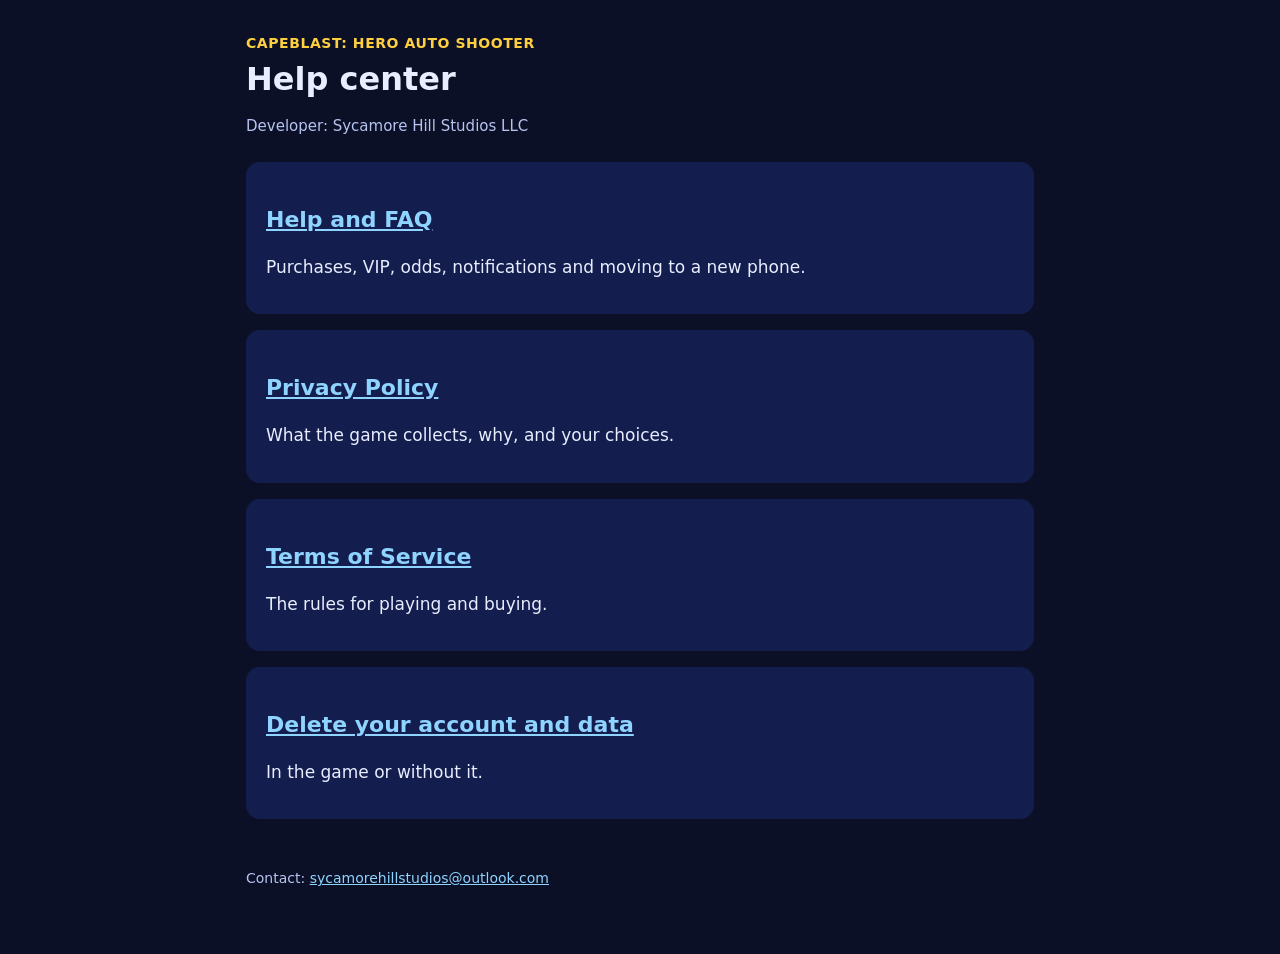
<file: capeblast/index.html>
<!doctype html>
<html lang="en">
<head>
<meta charset="utf-8">
<meta name="viewport" content="width=device-width, initial-scale=1">
<title>Capeblast Help Center</title>
<link rel="stylesheet" href="style.css">
</head>
<body>
<main>
<header>
  <div class="brand">Capeblast: Hero Auto Shooter</div>
  <h1>Help center</h1>
  <p class="meta">Developer: Sycamore Hill Studios LLC</p>
</header>
<section class="card">
  <h2><a href="faq.html">Help and FAQ</a></h2>
  <p>Purchases, VIP, odds, notifications and moving to a new phone.</p>
</section>
<section class="card">
  <h2><a href="privacy.html">Privacy Policy</a></h2>
  <p>What the game collects, why, and your choices.</p>
</section>
<section class="card">
  <h2><a href="terms.html">Terms of Service</a></h2>
  <p>The rules for playing and buying.</p>
</section>
<section class="card">
  <h2><a href="delete-account.html">Delete your account and data</a></h2>
  <p>In the game or without it.</p>
</section>
<footer>Contact: <a href="mailto:sycamorehillstudios@outlook.com">sycamorehillstudios@outlook.com</a></footer>
</main>
</body>
</html>
</file>
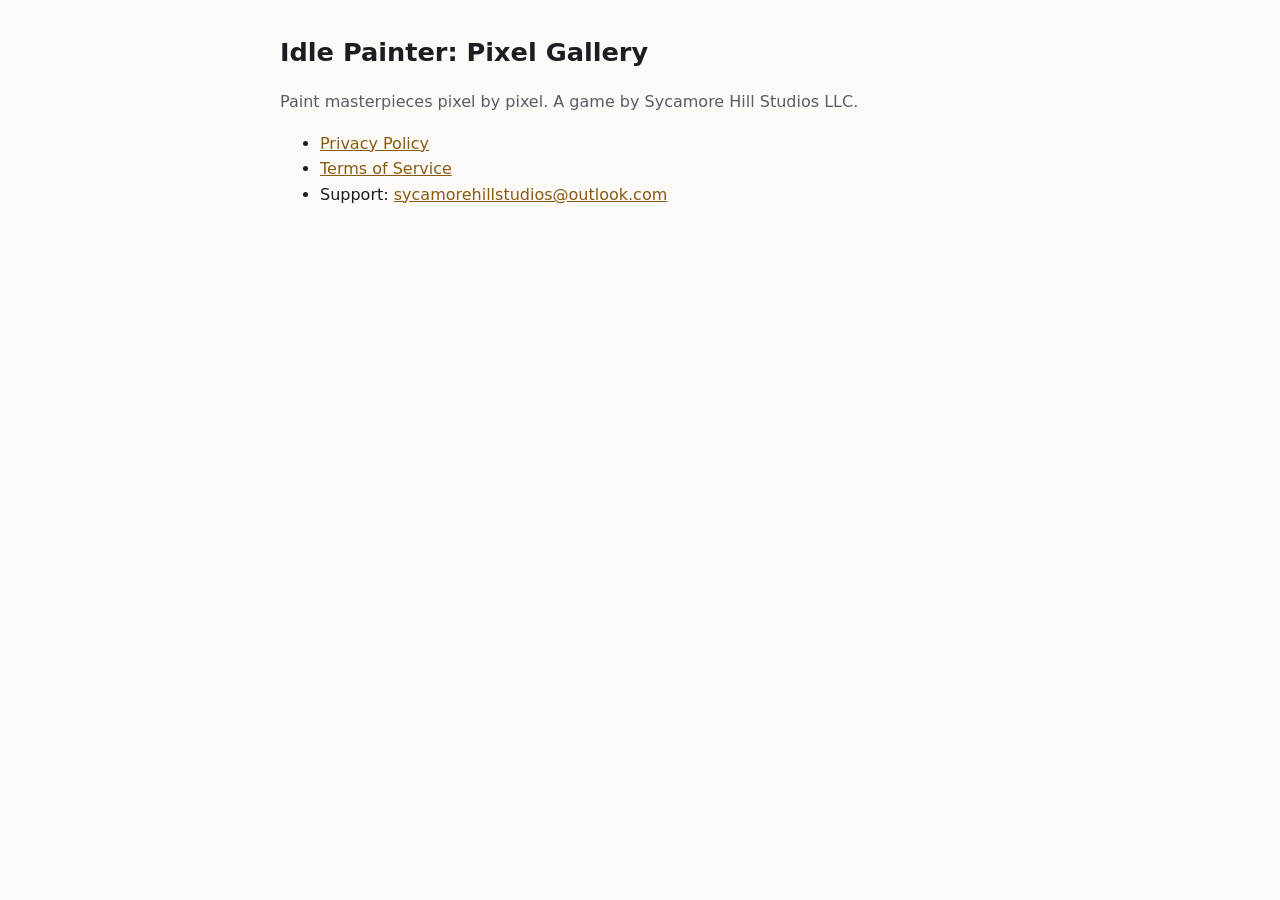
<file: idlepainter/index.html>
<!doctype html>
<html lang="en">
<head>
<meta charset="utf-8">
<meta name="viewport" content="width=device-width, initial-scale=1">
<title>Idle Painter: Pixel Gallery</title>
<style>
  :root { color-scheme: light dark; --bg: #fbfaf7; --fg: #1d1c22; --muted: #5d5a66; --accent: #8a5a12; }
  @media (prefers-color-scheme: dark) { :root { --bg: #0e0f14; --fg: #f4f1ea; --muted: #a9a6b3; --accent: #f4d592; } }
  body { margin: 0; background: var(--bg); color: var(--fg); font: 16px/1.6 system-ui, -apple-system, "Segoe UI", Roboto, sans-serif; }
  main { max-width: 720px; margin: 0 auto; padding: 32px 16px 64px; }
  h1 { font-size: 1.6rem; margin: 0 0 8px; }
  a { color: var(--accent); }
  p { color: var(--muted); }
</style>
</head>
<body>
<main>
<h1>Idle Painter: Pixel Gallery</h1>
<p>Paint masterpieces pixel by pixel. A game by Sycamore Hill Studios LLC.</p>
<ul>
  <li><a href="privacy.html">Privacy Policy</a></li>
  <li><a href="terms.html">Terms of Service</a></li>
  <li>Support: <a href="mailto:sycamorehillstudios@outlook.com">sycamorehillstudios@outlook.com</a></li>
</ul>
</main>
</body>
</html>
</file>
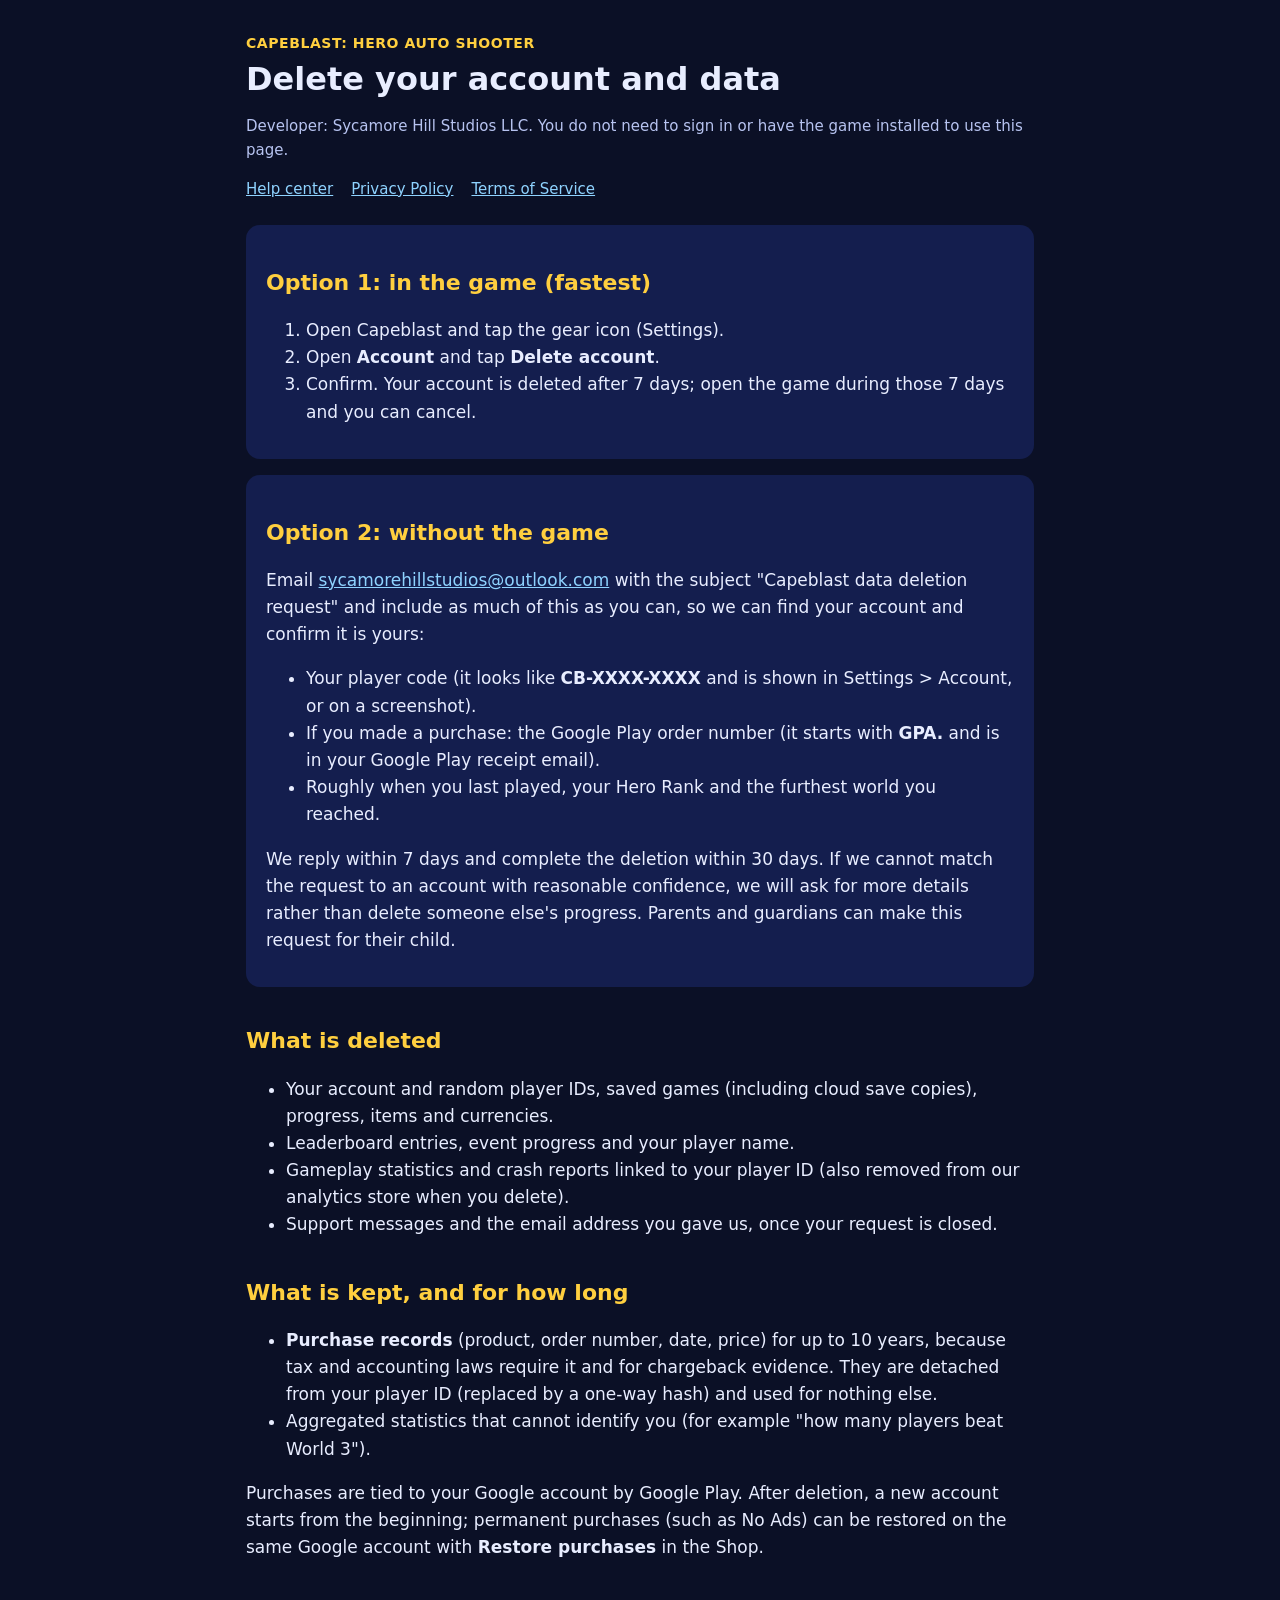
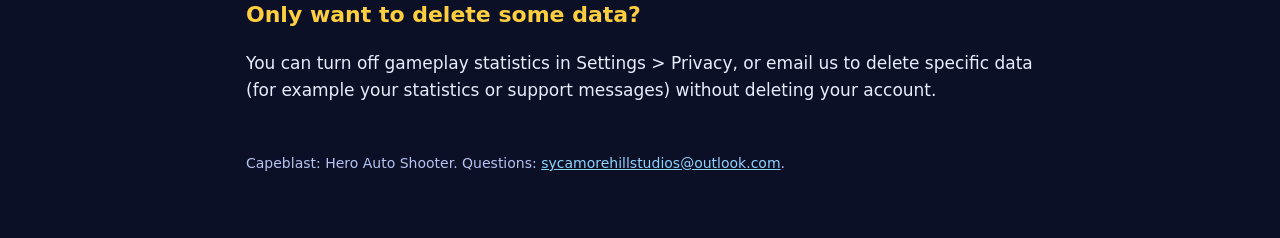
<file: capeblast/delete-account.html>
<!doctype html>
<html lang="en">
<head>
<meta charset="utf-8">
<meta name="viewport" content="width=device-width, initial-scale=1">
<title>Delete Capeblast Data</title>
<link rel="stylesheet" href="style.css">
</head>
<body>
<main>
<header>
  <div class="brand">Capeblast: Hero Auto Shooter</div>
  <h1>Delete your account and data</h1>
  <p class="meta">Developer: Sycamore Hill Studios LLC. You do not need to sign in or have the game installed to use this page.</p>
  <nav class="links"><a href="index.html">Help center</a><a href="privacy.html">Privacy Policy</a><a href="terms.html">Terms of Service</a></nav>
</header>

<section class="card">
<h2>Option 1: in the game (fastest)</h2>
<ol>
  <li>Open Capeblast and tap the gear icon (Settings).</li>
  <li>Open <strong>Account</strong> and tap <strong>Delete account</strong>.</li>
  <li>Confirm. Your account is deleted after 7 days; open the game during those 7 days and you can cancel.</li>
</ol>
</section>

<section class="card">
<h2>Option 2: without the game</h2>
<p>Email <a href="mailto:sycamorehillstudios@outlook.com?subject=Capeblast%20data%20deletion%20request">sycamorehillstudios@outlook.com</a> with the subject "Capeblast data deletion request" and include as much of this as you can, so we can find your account and confirm it is yours:</p>
<ul>
  <li>Your player code (it looks like <strong>CB-XXXX-XXXX</strong> and is shown in Settings &gt; Account, or on a screenshot).</li>
  <li>If you made a purchase: the Google Play order number (it starts with <strong>GPA.</strong> and is in your Google Play receipt email).</li>
  <li>Roughly when you last played, your Hero Rank and the furthest world you reached.</li>
</ul>
<p>We reply within 7 days and complete the deletion within 30 days. If we cannot match the request to an account with reasonable confidence, we will ask for more details rather than delete someone else's progress. Parents and guardians can make this request for their child.</p>
</section>

<h2>What is deleted</h2>
<ul>
  <li>Your account and random player IDs, saved games (including cloud save copies), progress, items and currencies.</li>
  <li>Leaderboard entries, event progress and your player name.</li>
  <li>Gameplay statistics and crash reports linked to your player ID (also removed from our analytics store when you delete).</li>
  <li>Support messages and the email address you gave us, once your request is closed.</li>
</ul>

<h2>What is kept, and for how long</h2>
<ul>
  <li><strong>Purchase records</strong> (product, order number, date, price) for up to 10 years, because tax and accounting laws require it and for chargeback evidence. They are detached from your player ID (replaced by a one-way hash) and used for nothing else.</li>
  <li>Aggregated statistics that cannot identify you (for example "how many players beat World 3").</li>
</ul>
<p>Purchases are tied to your Google account by Google Play. After deletion, a new account starts from the beginning; permanent purchases (such as No Ads) can be restored on the same Google account with <strong>Restore purchases</strong> in the Shop.</p>

<h2>Only want to delete some data?</h2>
<p>You can turn off gameplay statistics in Settings &gt; Privacy, or email us to delete specific data (for example your statistics or support messages) without deleting your account.</p>

<footer>Capeblast: Hero Auto Shooter. Questions: <a href="mailto:sycamorehillstudios@outlook.com">sycamorehillstudios@outlook.com</a>.</footer>
</main>
</body>
</html>
</file>
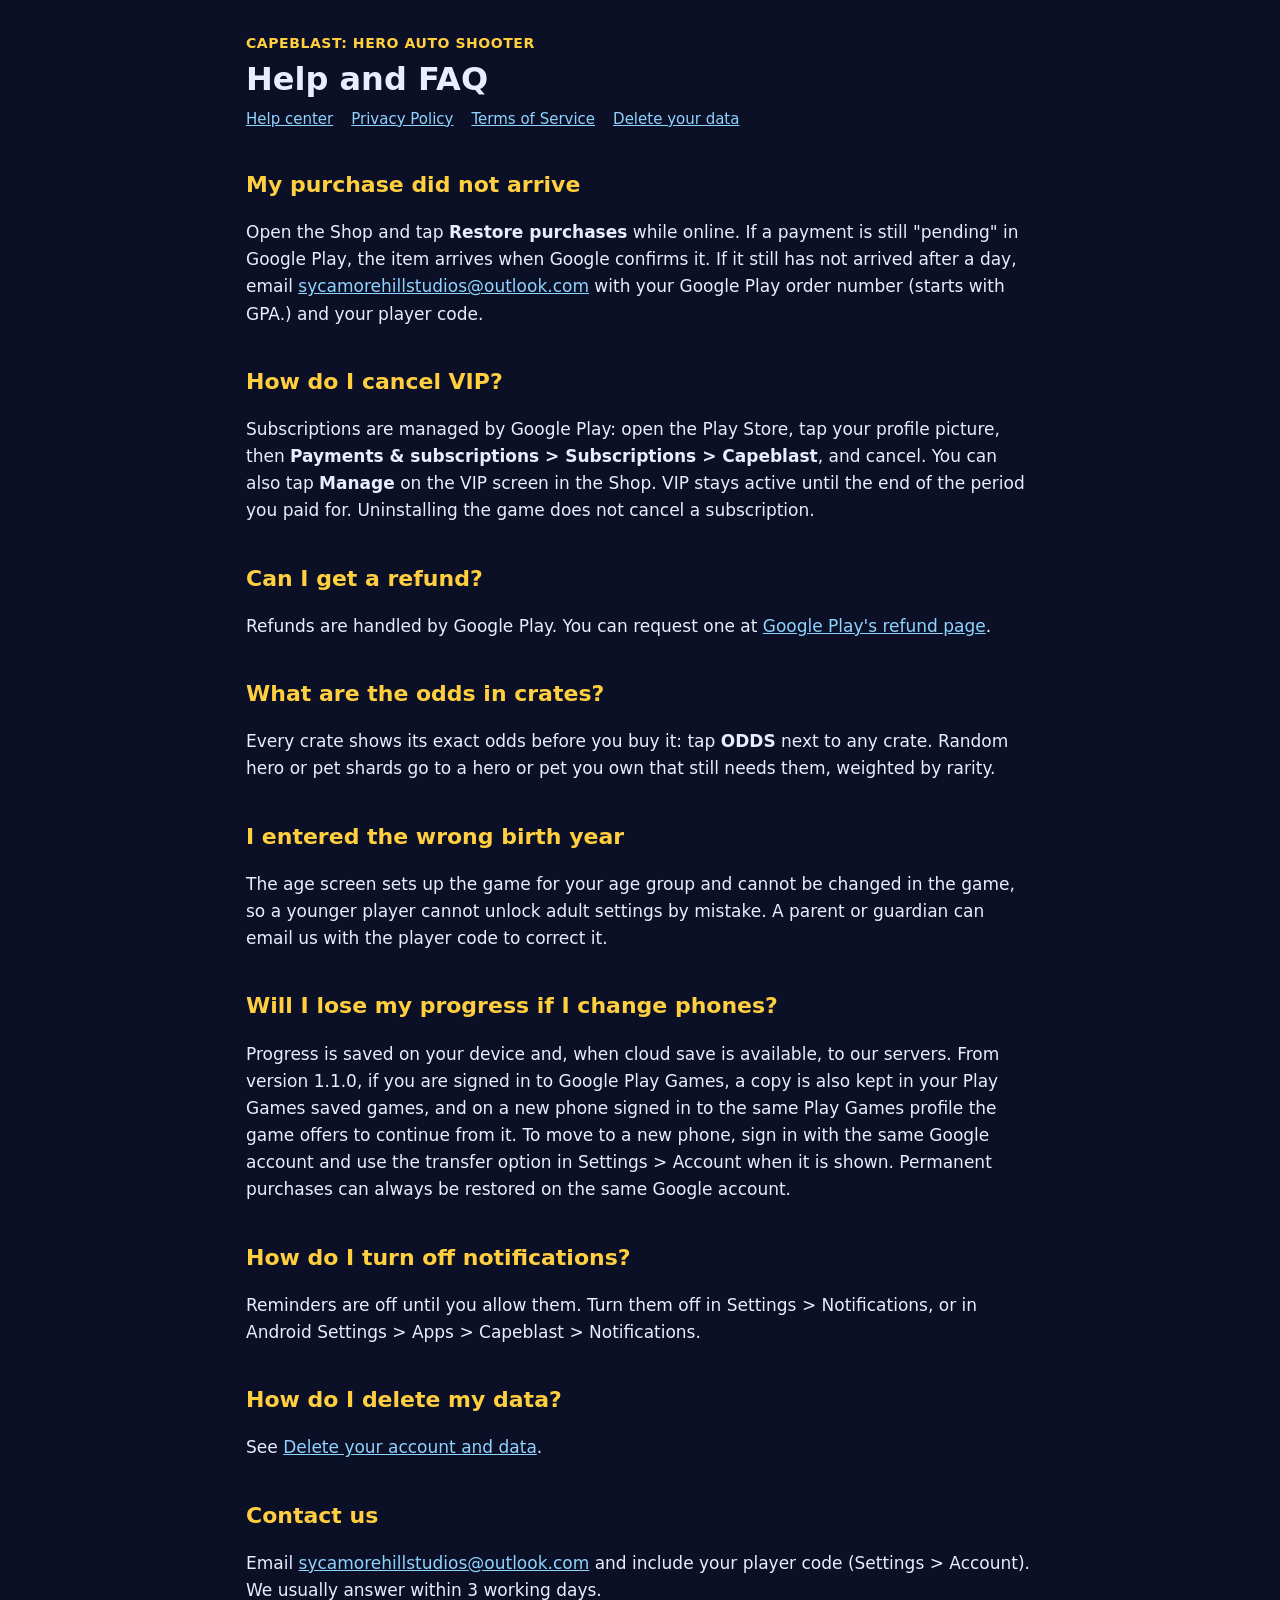
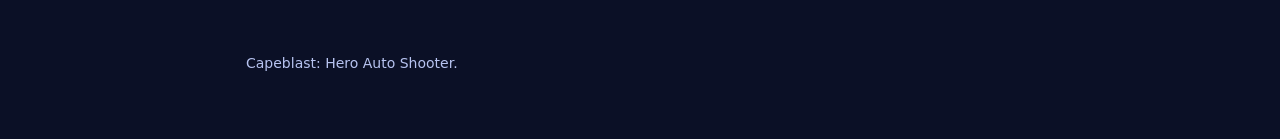
<file: capeblast/faq.html>
<!doctype html>
<html lang="en">
<head>
<meta charset="utf-8">
<meta name="viewport" content="width=device-width, initial-scale=1">
<title>Capeblast Help and FAQ</title>
<link rel="stylesheet" href="style.css">
</head>
<body>
<main>
<header>
  <div class="brand">Capeblast: Hero Auto Shooter</div>
  <h1>Help and FAQ</h1>
  <nav class="links"><a href="index.html">Help center</a><a href="privacy.html">Privacy Policy</a><a href="terms.html">Terms of Service</a><a href="delete-account.html">Delete your data</a></nav>
</header>

<h2>My purchase did not arrive</h2>
<p>Open the Shop and tap <strong>Restore purchases</strong> while online. If a payment is still "pending" in Google Play, the item arrives when Google confirms it. If it still has not arrived after a day, email <a href="mailto:sycamorehillstudios@outlook.com">sycamorehillstudios@outlook.com</a> with your Google Play order number (starts with GPA.) and your player code.</p>

<h2>How do I cancel VIP?</h2>
<p>Subscriptions are managed by Google Play: open the Play Store, tap your profile picture, then <strong>Payments &amp; subscriptions &gt; Subscriptions &gt; Capeblast</strong>, and cancel. You can also tap <strong>Manage</strong> on the VIP screen in the Shop. VIP stays active until the end of the period you paid for. Uninstalling the game does not cancel a subscription.</p>

<h2>Can I get a refund?</h2>
<p>Refunds are handled by Google Play. You can request one at <a href="https://support.google.com/googleplay/answer/2479637">Google Play's refund page</a>.</p>

<h2>What are the odds in crates?</h2>
<p>Every crate shows its exact odds before you buy it: tap <strong>ODDS</strong> next to any crate. Random hero or pet shards go to a hero or pet you own that still needs them, weighted by rarity.</p>

<h2>I entered the wrong birth year</h2>
<p>The age screen sets up the game for your age group and cannot be changed in the game, so a younger player cannot unlock adult settings by mistake. A parent or guardian can email us with the player code to correct it.</p>

<h2>Will I lose my progress if I change phones?</h2>
<p>Progress is saved on your device and, when cloud save is available, to our servers. From version 1.1.0, if you are signed in to Google Play Games, a copy is also kept in your Play Games saved games, and on a new phone signed in to the same Play Games profile the game offers to continue from it. To move to a new phone, sign in with the same Google account and use the transfer option in Settings &gt; Account when it is shown. Permanent purchases can always be restored on the same Google account.</p>

<h2>How do I turn off notifications?</h2>
<p>Reminders are off until you allow them. Turn them off in Settings &gt; Notifications, or in Android Settings &gt; Apps &gt; Capeblast &gt; Notifications.</p>

<h2>How do I delete my data?</h2>
<p>See <a href="delete-account.html">Delete your account and data</a>.</p>

<h2>Contact us</h2>
<p>Email <a href="mailto:sycamorehillstudios@outlook.com">sycamorehillstudios@outlook.com</a> and include your player code (Settings &gt; Account). We usually answer within 3 working days.</p>

<footer>Capeblast: Hero Auto Shooter.</footer>
</main>
</body>
</html>
</file>
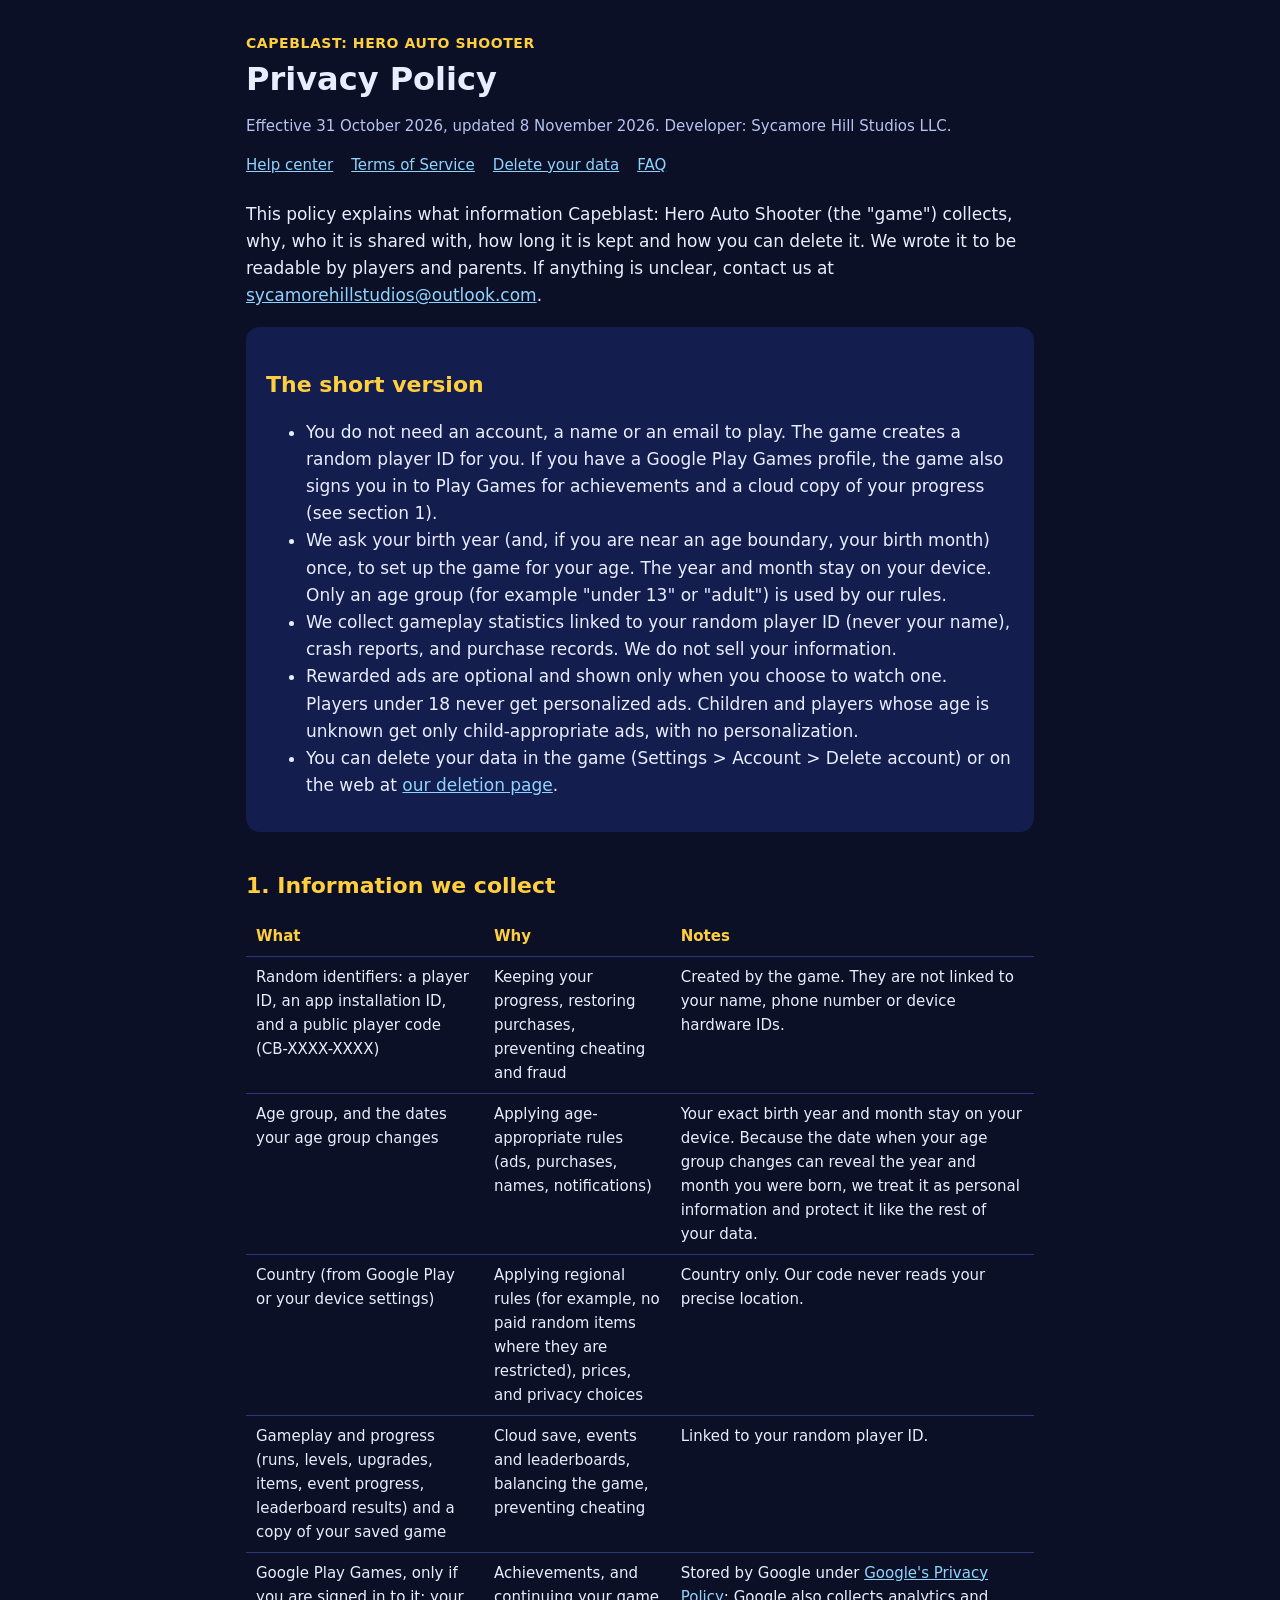
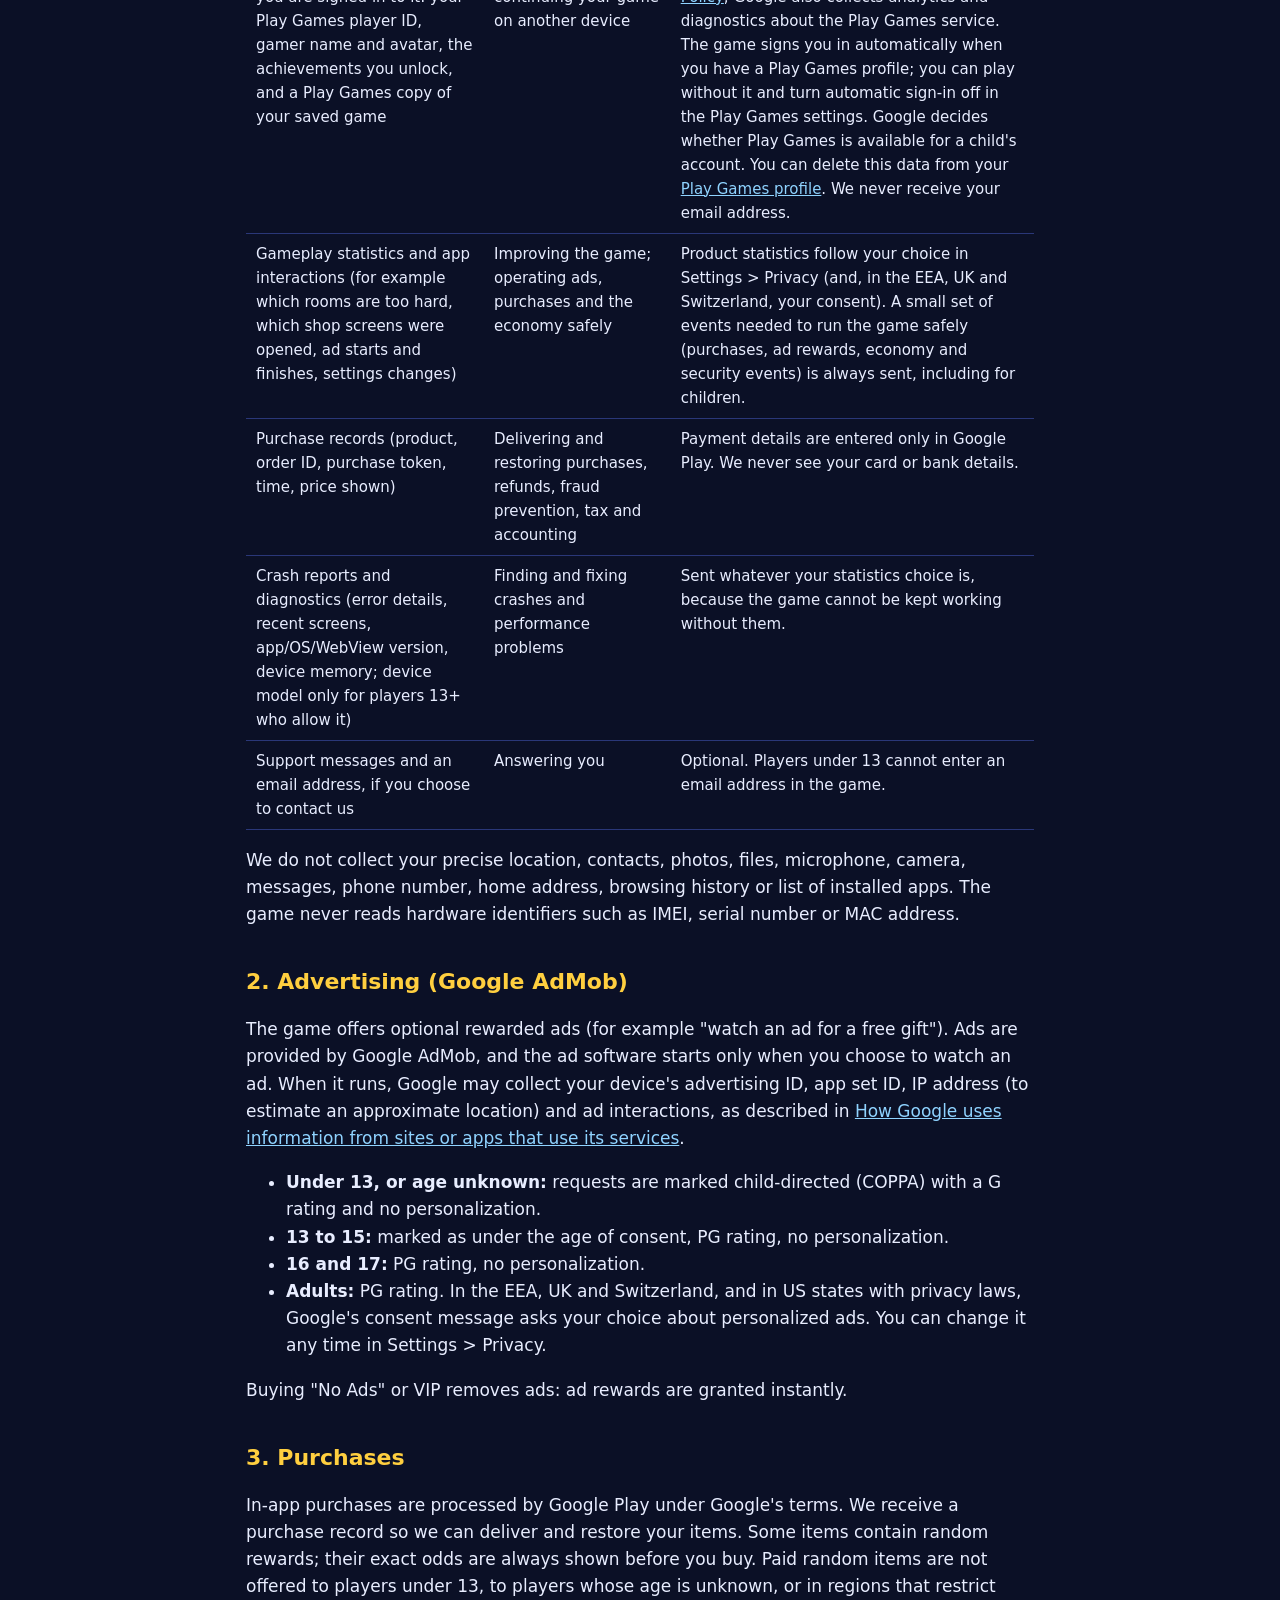
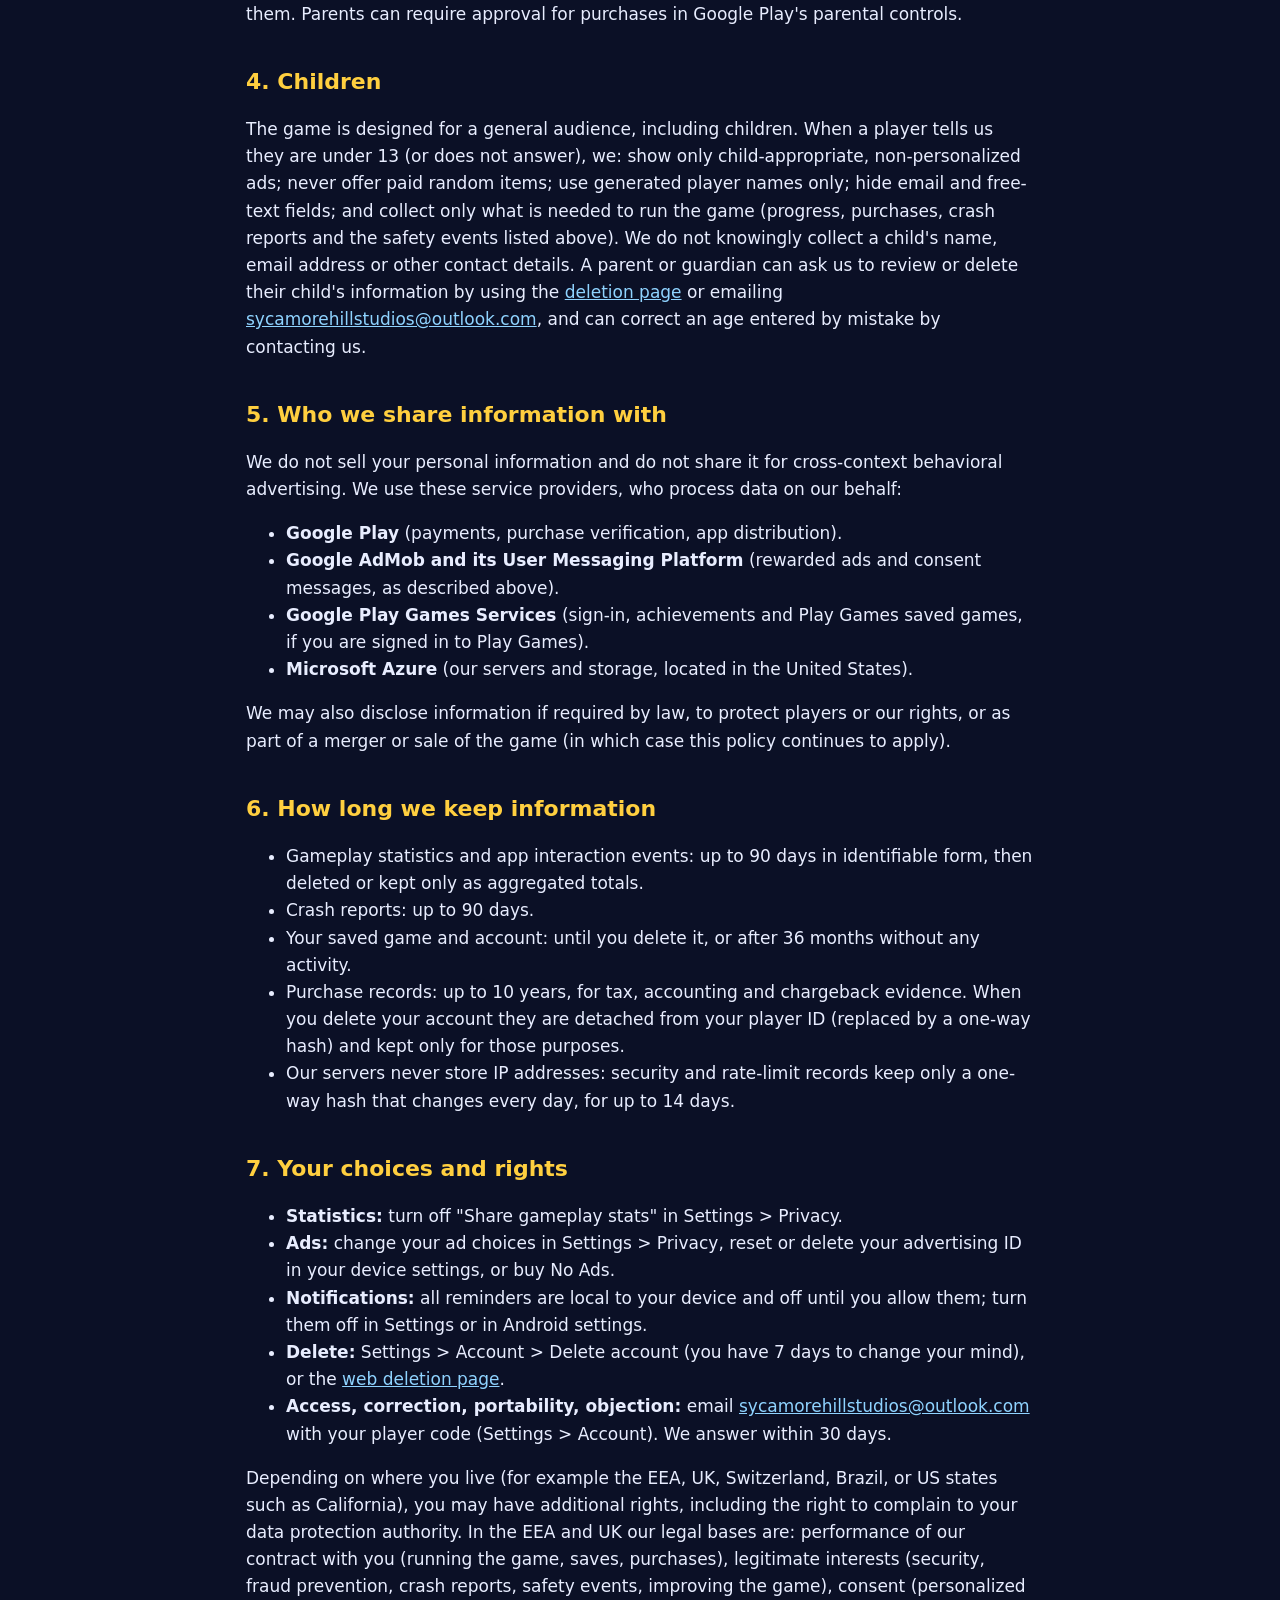
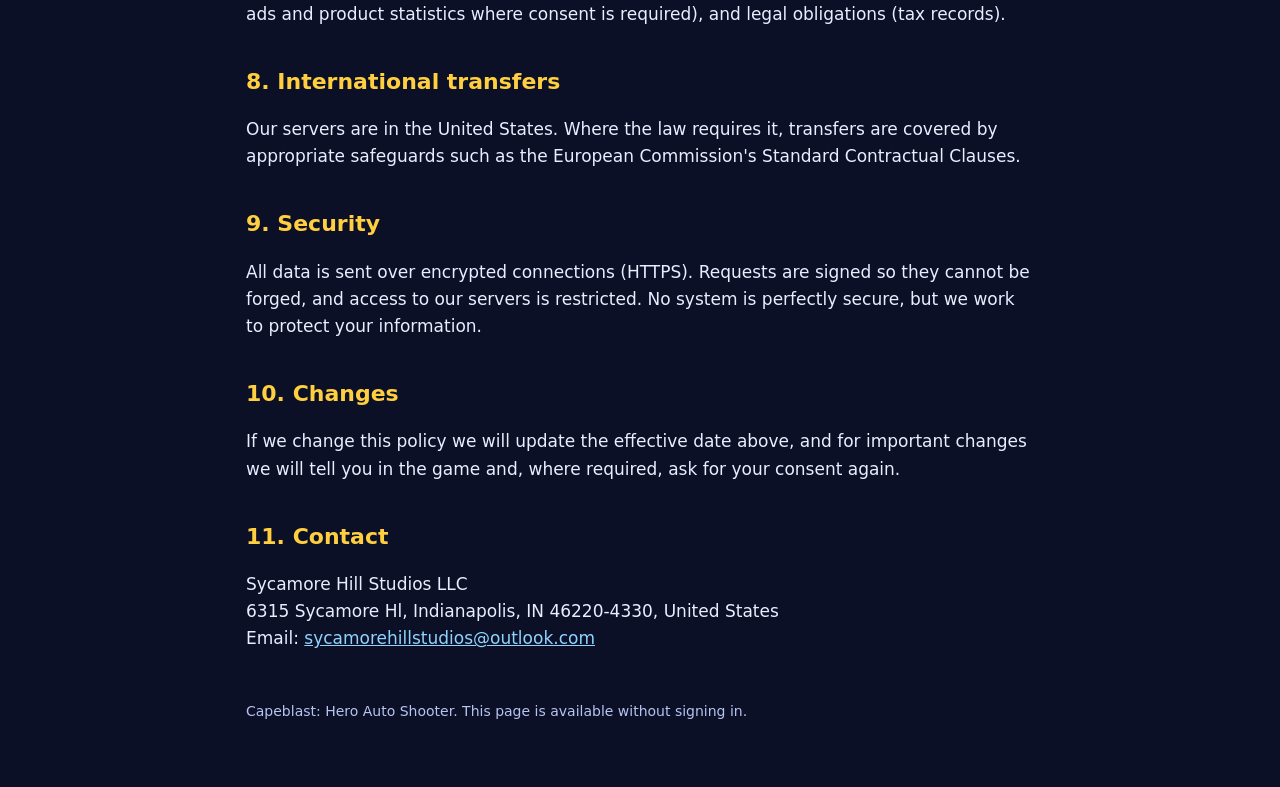
<file: capeblast/privacy-policy.html>
<!doctype html>
<html lang="en">
<head>
<meta charset="utf-8">
<meta name="viewport" content="width=device-width, initial-scale=1">
<title>Capeblast Privacy Policy</title>
<link rel="stylesheet" href="style.css">
</head>
<body>
<main>
<header>
  <div class="brand">Capeblast: Hero Auto Shooter</div>
  <h1>Privacy Policy</h1>
  <p class="meta">Effective 31 October 2026, updated 8 November 2026. Developer: Sycamore Hill Studios LLC.</p>
  <nav class="links"><a href="index.html">Help center</a><a href="terms.html">Terms of Service</a><a href="delete-account.html">Delete your data</a><a href="faq.html">FAQ</a></nav>
</header>

<p>This policy explains what information Capeblast: Hero Auto Shooter (the "game") collects, why, who it is shared with, how long it is kept and how you can delete it. We wrote it to be readable by players and parents. If anything is unclear, contact us at <a href="mailto:sycamorehillstudios@outlook.com">sycamorehillstudios@outlook.com</a>.</p>

<section class="card">
<h2>The short version</h2>
<ul>
  <li>You do not need an account, a name or an email to play. The game creates a random player ID for you. If you have a Google Play Games profile, the game also signs you in to Play Games for achievements and a cloud copy of your progress (see section 1).</li>
  <li>We ask your birth year (and, if you are near an age boundary, your birth month) once, to set up the game for your age. The year and month stay on your device. Only an age group (for example "under 13" or "adult") is used by our rules.</li>
  <li>We collect gameplay statistics linked to your random player ID (never your name), crash reports, and purchase records. We do not sell your information.</li>
  <li>Rewarded ads are optional and shown only when you choose to watch one. Players under 18 never get personalized ads. Children and players whose age is unknown get only child-appropriate ads, with no personalization.</li>
  <li>You can delete your data in the game (Settings &gt; Account &gt; Delete account) or on the web at <a href="delete-account.html">our deletion page</a>.</li>
</ul>
</section>

<h2>1. Information we collect</h2>
<table>
<thead><tr><th>What</th><th>Why</th><th>Notes</th></tr></thead>
<tbody>
<tr><td>Random identifiers: a player ID, an app installation ID, and a public player code (CB-XXXX-XXXX)</td><td>Keeping your progress, restoring purchases, preventing cheating and fraud</td><td>Created by the game. They are not linked to your name, phone number or device hardware IDs.</td></tr>
<tr><td>Age group, and the dates your age group changes</td><td>Applying age-appropriate rules (ads, purchases, names, notifications)</td><td>Your exact birth year and month stay on your device. Because the date when your age group changes can reveal the year and month you were born, we treat it as personal information and protect it like the rest of your data.</td></tr>
<tr><td>Country (from Google Play or your device settings)</td><td>Applying regional rules (for example, no paid random items where they are restricted), prices, and privacy choices</td><td>Country only. Our code never reads your precise location.</td></tr>
<tr><td>Gameplay and progress (runs, levels, upgrades, items, event progress, leaderboard results) and a copy of your saved game</td><td>Cloud save, events and leaderboards, balancing the game, preventing cheating</td><td>Linked to your random player ID.</td></tr>
<tr><td>Google Play Games, only if you are signed in to it: your Play Games player ID, gamer name and avatar, the achievements you unlock, and a Play Games copy of your saved game</td><td>Achievements, and continuing your game on another device</td><td>Stored by Google under <a href="https://policies.google.com/privacy">Google's Privacy Policy</a>; Google also collects analytics and diagnostics about the Play Games service. The game signs you in automatically when you have a Play Games profile; you can play without it and turn automatic sign-in off in the Play Games settings. Google decides whether Play Games is available for a child's account. You can delete this data from your <a href="https://play.google.com/games/profile">Play Games profile</a>. We never receive your email address.</td></tr>
<tr><td>Gameplay statistics and app interactions (for example which rooms are too hard, which shop screens were opened, ad starts and finishes, settings changes)</td><td>Improving the game; operating ads, purchases and the economy safely</td><td>Product statistics follow your choice in Settings &gt; Privacy (and, in the EEA, UK and Switzerland, your consent). A small set of events needed to run the game safely (purchases, ad rewards, economy and security events) is always sent, including for children.</td></tr>
<tr><td>Purchase records (product, order ID, purchase token, time, price shown)</td><td>Delivering and restoring purchases, refunds, fraud prevention, tax and accounting</td><td>Payment details are entered only in Google Play. We never see your card or bank details.</td></tr>
<tr><td>Crash reports and diagnostics (error details, recent screens, app/OS/WebView version, device memory; device model only for players 13+ who allow it)</td><td>Finding and fixing crashes and performance problems</td><td>Sent whatever your statistics choice is, because the game cannot be kept working without them.</td></tr>
<tr><td>Support messages and an email address, if you choose to contact us</td><td>Answering you</td><td>Optional. Players under 13 cannot enter an email address in the game.</td></tr>
</tbody>
</table>
<p>We do not collect your precise location, contacts, photos, files, microphone, camera, messages, phone number, home address, browsing history or list of installed apps. The game never reads hardware identifiers such as IMEI, serial number or MAC address.</p>

<h2>2. Advertising (Google AdMob)</h2>
<p>The game offers optional rewarded ads (for example "watch an ad for a free gift"). Ads are provided by Google AdMob, and the ad software starts only when you choose to watch an ad. When it runs, Google may collect your device's advertising ID, app set ID, IP address (to estimate an approximate location) and ad interactions, as described in <a href="https://policies.google.com/technologies/partner-sites">How Google uses information from sites or apps that use its services</a>.</p>
<ul>
  <li><strong>Under 13, or age unknown:</strong> requests are marked child-directed (COPPA) with a G rating and no personalization.</li>
  <li><strong>13 to 15:</strong> marked as under the age of consent, PG rating, no personalization.</li>
  <li><strong>16 and 17:</strong> PG rating, no personalization.</li>
  <li><strong>Adults:</strong> PG rating. In the EEA, UK and Switzerland, and in US states with privacy laws, Google's consent message asks your choice about personalized ads. You can change it any time in Settings &gt; Privacy.</li>
</ul>
<p>Buying "No Ads" or VIP removes ads: ad rewards are granted instantly.</p>

<h2>3. Purchases</h2>
<p>In-app purchases are processed by Google Play under Google's terms. We receive a purchase record so we can deliver and restore your items. Some items contain random rewards; their exact odds are always shown before you buy. Paid random items are not offered to players under 13, to players whose age is unknown, or in regions that restrict them. Parents can require approval for purchases in Google Play's parental controls.</p>

<h2>4. Children</h2>
<p>The game is designed for a general audience, including children. When a player tells us they are under 13 (or does not answer), we: show only child-appropriate, non-personalized ads; never offer paid random items; use generated player names only; hide email and free-text fields; and collect only what is needed to run the game (progress, purchases, crash reports and the safety events listed above). We do not knowingly collect a child's name, email address or other contact details. A parent or guardian can ask us to review or delete their child's information by using the <a href="delete-account.html">deletion page</a> or emailing <a href="mailto:sycamorehillstudios@outlook.com">sycamorehillstudios@outlook.com</a>, and can correct an age entered by mistake by contacting us.</p>

<h2>5. Who we share information with</h2>
<p>We do not sell your personal information and do not share it for cross-context behavioral advertising. We use these service providers, who process data on our behalf:</p>
<ul>
  <li><strong>Google Play</strong> (payments, purchase verification, app distribution).</li>
  <li><strong>Google AdMob and its User Messaging Platform</strong> (rewarded ads and consent messages, as described above).</li>
  <li><strong>Google Play Games Services</strong> (sign-in, achievements and Play Games saved games, if you are signed in to Play Games).</li>
  <li><strong>Microsoft Azure</strong> (our servers and storage, located in the United States).</li>
</ul>
<p>We may also disclose information if required by law, to protect players or our rights, or as part of a merger or sale of the game (in which case this policy continues to apply).</p>

<h2>6. How long we keep information</h2>
<ul>
  <li>Gameplay statistics and app interaction events: up to 90 days in identifiable form, then deleted or kept only as aggregated totals.</li>
  <li>Crash reports: up to 90 days.</li>
  <li>Your saved game and account: until you delete it, or after 36 months without any activity.</li>
  <li>Purchase records: up to 10 years, for tax, accounting and chargeback evidence. When you delete your account they are detached from your player ID (replaced by a one-way hash) and kept only for those purposes.</li>
  <li>Our servers never store IP addresses: security and rate-limit records keep only a one-way hash that changes every day, for up to 14 days.</li>
</ul>

<h2>7. Your choices and rights</h2>
<ul>
  <li><strong>Statistics:</strong> turn off "Share gameplay stats" in Settings &gt; Privacy.</li>
  <li><strong>Ads:</strong> change your ad choices in Settings &gt; Privacy, reset or delete your advertising ID in your device settings, or buy No Ads.</li>
  <li><strong>Notifications:</strong> all reminders are local to your device and off until you allow them; turn them off in Settings or in Android settings.</li>
  <li><strong>Delete:</strong> Settings &gt; Account &gt; Delete account (you have 7 days to change your mind), or the <a href="delete-account.html">web deletion page</a>.</li>
  <li><strong>Access, correction, portability, objection:</strong> email <a href="mailto:sycamorehillstudios@outlook.com">sycamorehillstudios@outlook.com</a> with your player code (Settings &gt; Account). We answer within 30 days.</li>
</ul>
<p>Depending on where you live (for example the EEA, UK, Switzerland, Brazil, or US states such as California), you may have additional rights, including the right to complain to your data protection authority. In the EEA and UK our legal bases are: performance of our contract with you (running the game, saves, purchases), legitimate interests (security, fraud prevention, crash reports, safety events, improving the game), consent (personalized ads and product statistics where consent is required), and legal obligations (tax records).</p>

<h2>8. International transfers</h2>
<p>Our servers are in the United States. Where the law requires it, transfers are covered by appropriate safeguards such as the European Commission's Standard Contractual Clauses.</p>

<h2>9. Security</h2>
<p>All data is sent over encrypted connections (HTTPS). Requests are signed so they cannot be forged, and access to our servers is restricted. No system is perfectly secure, but we work to protect your information.</p>

<h2>10. Changes</h2>
<p>If we change this policy we will update the effective date above, and for important changes we will tell you in the game and, where required, ask for your consent again.</p>

<h2>11. Contact</h2>
<p>Sycamore Hill Studios LLC<br>6315 Sycamore Hl, Indianapolis, IN 46220-4330, United States<br>Email: <a href="mailto:sycamorehillstudios@outlook.com">sycamorehillstudios@outlook.com</a></p>

<footer>Capeblast: Hero Auto Shooter. This page is available without signing in.</footer>
</main>
</body>
</html>
</file>
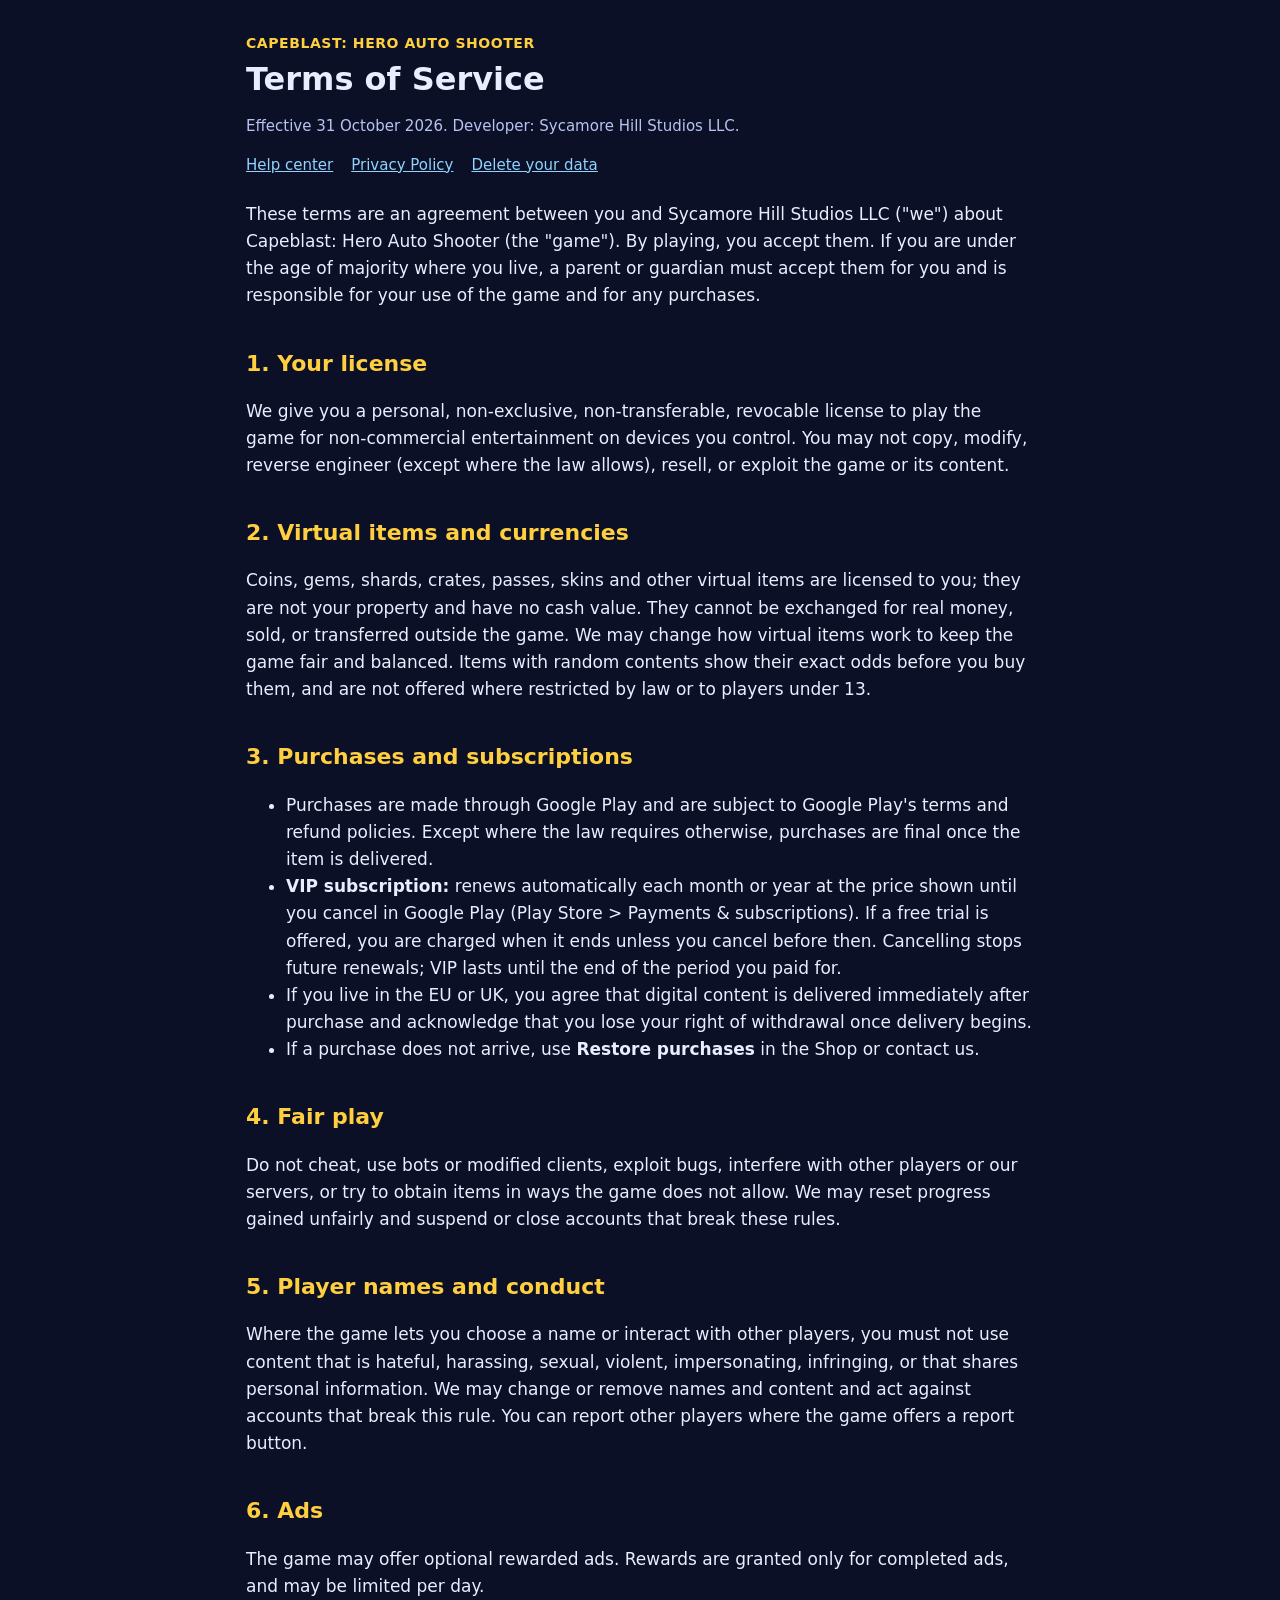
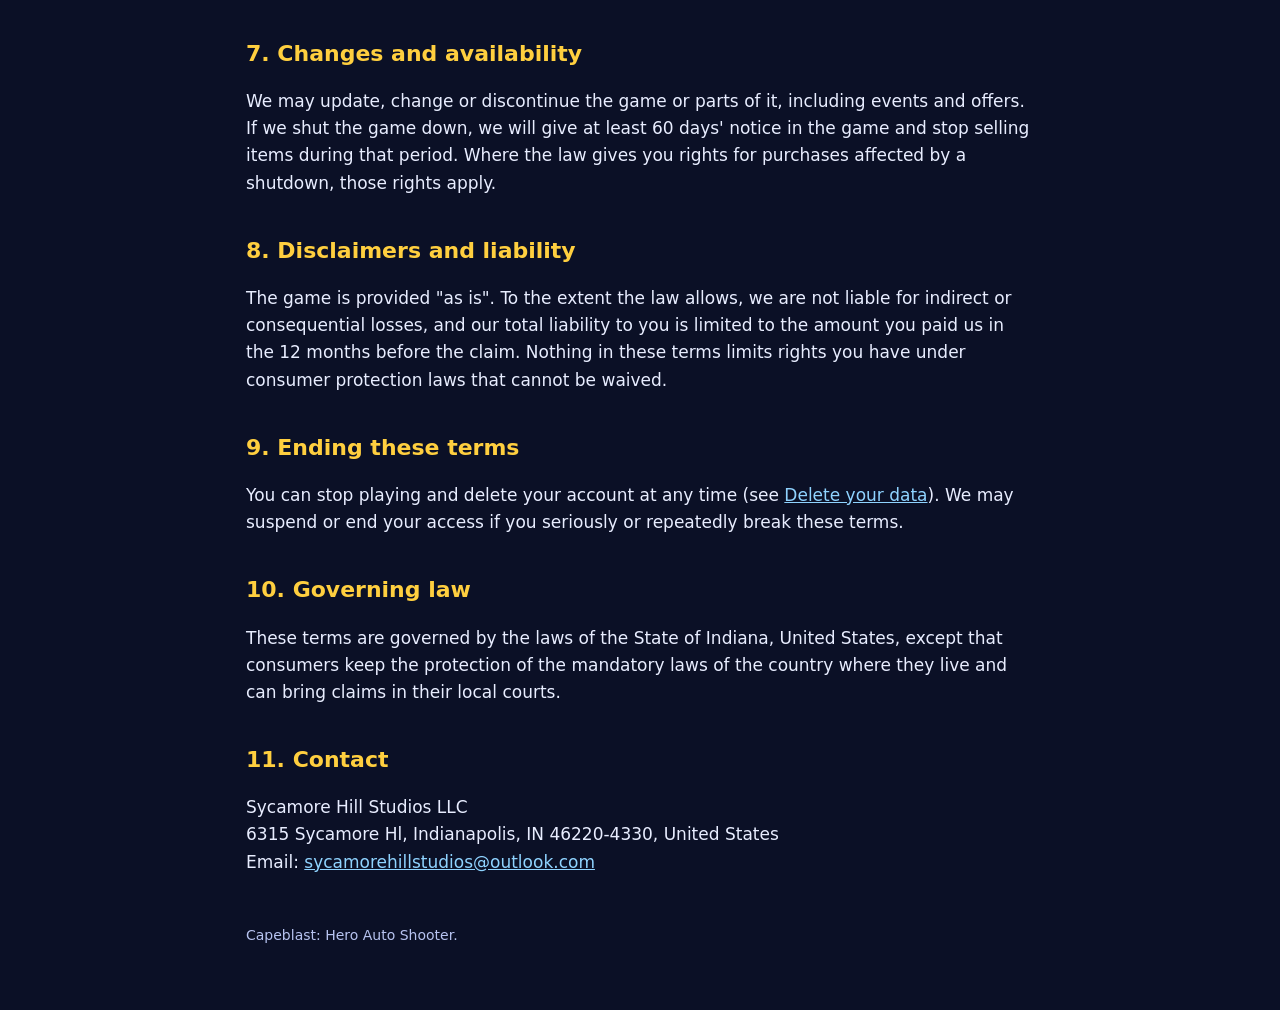
<file: capeblast/terms.html>
<!doctype html>
<html lang="en">
<head>
<meta charset="utf-8">
<meta name="viewport" content="width=device-width, initial-scale=1">
<title>Capeblast Terms of Service</title>
<link rel="stylesheet" href="style.css">
</head>
<body>
<main>
<header>
  <div class="brand">Capeblast: Hero Auto Shooter</div>
  <h1>Terms of Service</h1>
  <p class="meta">Effective 31 October 2026. Developer: Sycamore Hill Studios LLC.</p>
  <nav class="links"><a href="index.html">Help center</a><a href="privacy.html">Privacy Policy</a><a href="delete-account.html">Delete your data</a></nav>
</header>

<p>These terms are an agreement between you and Sycamore Hill Studios LLC ("we") about Capeblast: Hero Auto Shooter (the "game"). By playing, you accept them. If you are under the age of majority where you live, a parent or guardian must accept them for you and is responsible for your use of the game and for any purchases.</p>

<h2>1. Your license</h2>
<p>We give you a personal, non-exclusive, non-transferable, revocable license to play the game for non-commercial entertainment on devices you control. You may not copy, modify, reverse engineer (except where the law allows), resell, or exploit the game or its content.</p>

<h2>2. Virtual items and currencies</h2>
<p>Coins, gems, shards, crates, passes, skins and other virtual items are licensed to you; they are not your property and have no cash value. They cannot be exchanged for real money, sold, or transferred outside the game. We may change how virtual items work to keep the game fair and balanced. Items with random contents show their exact odds before you buy them, and are not offered where restricted by law or to players under 13.</p>

<h2>3. Purchases and subscriptions</h2>
<ul>
  <li>Purchases are made through Google Play and are subject to Google Play's terms and refund policies. Except where the law requires otherwise, purchases are final once the item is delivered.</li>
  <li><strong>VIP subscription:</strong> renews automatically each month or year at the price shown until you cancel in Google Play (Play Store &gt; Payments &amp; subscriptions). If a free trial is offered, you are charged when it ends unless you cancel before then. Cancelling stops future renewals; VIP lasts until the end of the period you paid for.</li>
  <li>If you live in the EU or UK, you agree that digital content is delivered immediately after purchase and acknowledge that you lose your right of withdrawal once delivery begins.</li>
  <li>If a purchase does not arrive, use <strong>Restore purchases</strong> in the Shop or contact us.</li>
</ul>

<h2>4. Fair play</h2>
<p>Do not cheat, use bots or modified clients, exploit bugs, interfere with other players or our servers, or try to obtain items in ways the game does not allow. We may reset progress gained unfairly and suspend or close accounts that break these rules.</p>

<h2>5. Player names and conduct</h2>
<p>Where the game lets you choose a name or interact with other players, you must not use content that is hateful, harassing, sexual, violent, impersonating, infringing, or that shares personal information. We may change or remove names and content and act against accounts that break this rule. You can report other players where the game offers a report button.</p>

<h2>6. Ads</h2>
<p>The game may offer optional rewarded ads. Rewards are granted only for completed ads, and may be limited per day.</p>

<h2>7. Changes and availability</h2>
<p>We may update, change or discontinue the game or parts of it, including events and offers. If we shut the game down, we will give at least 60 days' notice in the game and stop selling items during that period. Where the law gives you rights for purchases affected by a shutdown, those rights apply.</p>

<h2>8. Disclaimers and liability</h2>
<p>The game is provided "as is". To the extent the law allows, we are not liable for indirect or consequential losses, and our total liability to you is limited to the amount you paid us in the 12 months before the claim. Nothing in these terms limits rights you have under consumer protection laws that cannot be waived.</p>

<h2>9. Ending these terms</h2>
<p>You can stop playing and delete your account at any time (see <a href="delete-account.html">Delete your data</a>). We may suspend or end your access if you seriously or repeatedly break these terms.</p>

<h2>10. Governing law</h2>
<p>These terms are governed by the laws of the State of Indiana, United States, except that consumers keep the protection of the mandatory laws of the country where they live and can bring claims in their local courts.</p>

<h2>11. Contact</h2>
<p>Sycamore Hill Studios LLC<br>6315 Sycamore Hl, Indianapolis, IN 46220-4330, United States<br>Email: <a href="mailto:sycamorehillstudios@outlook.com">sycamorehillstudios@outlook.com</a></p>

<footer>Capeblast: Hero Auto Shooter.</footer>
</main>
</body>
</html>
</file>
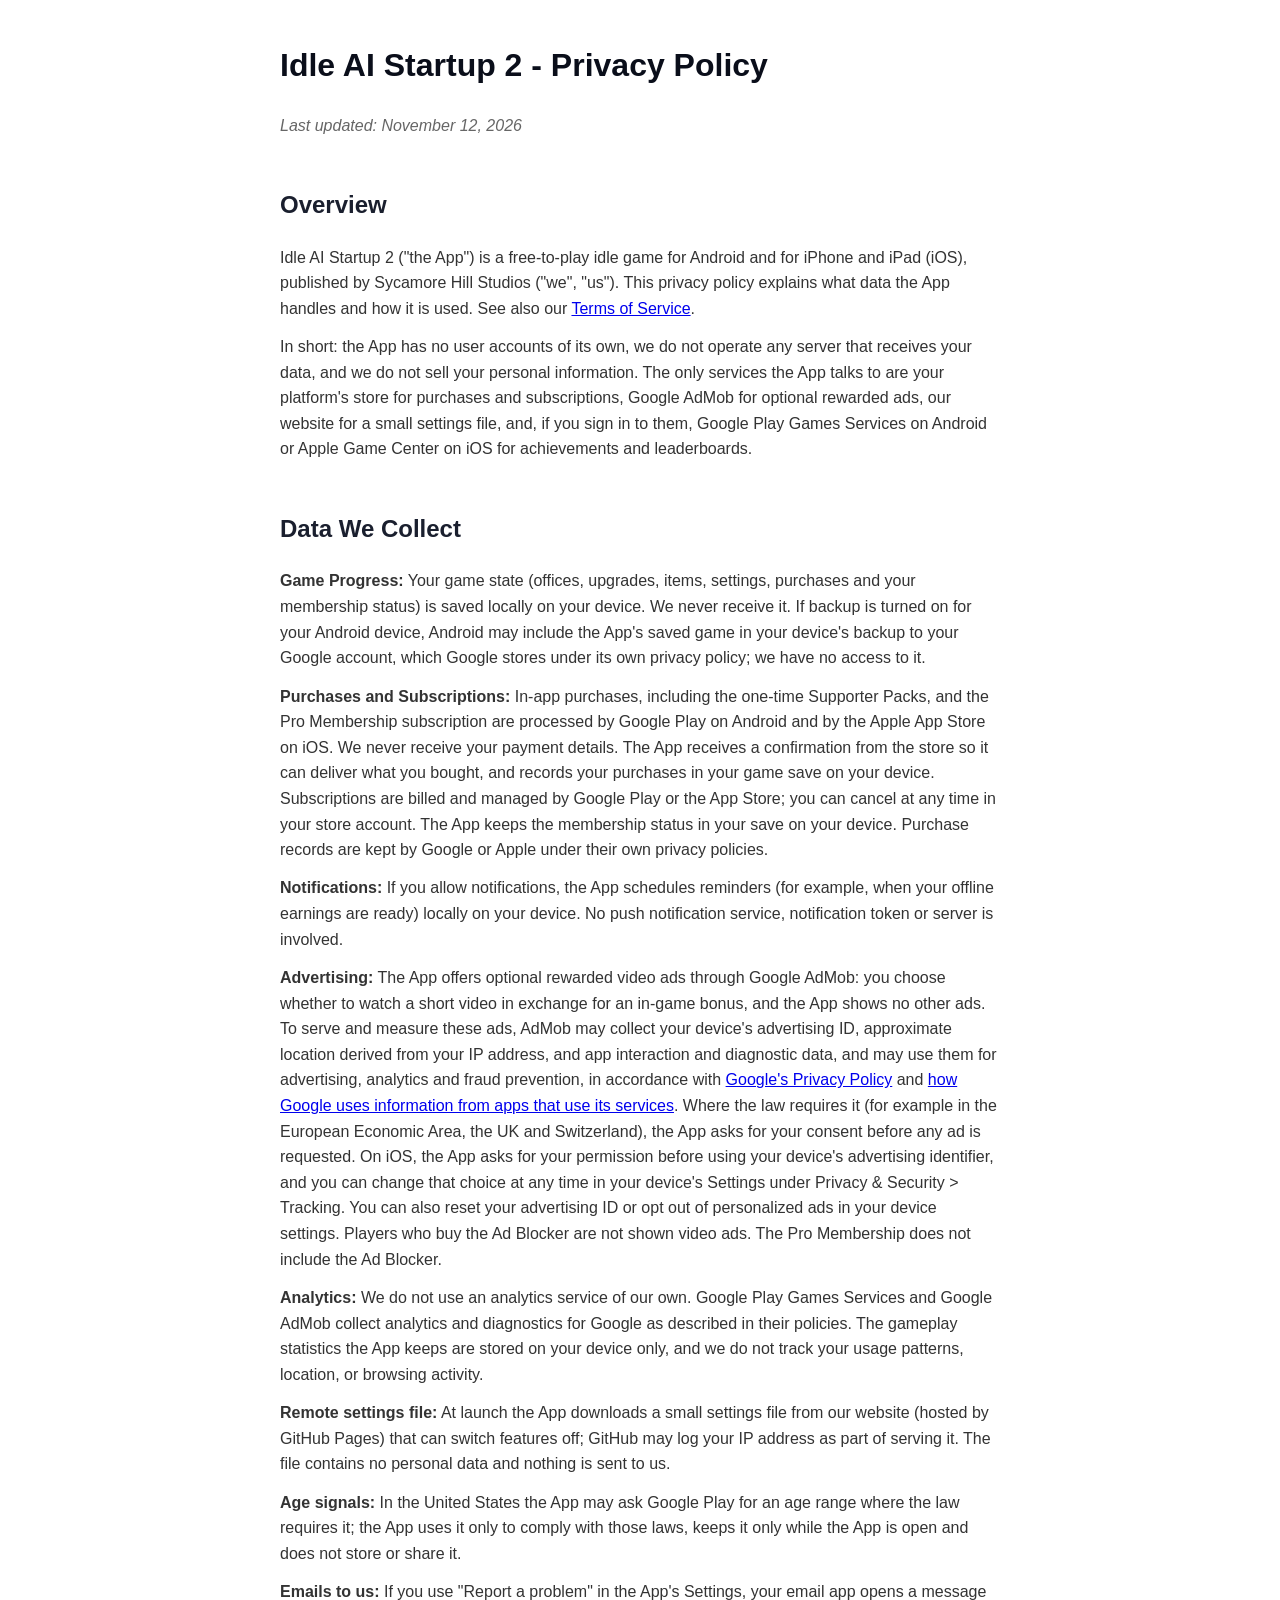
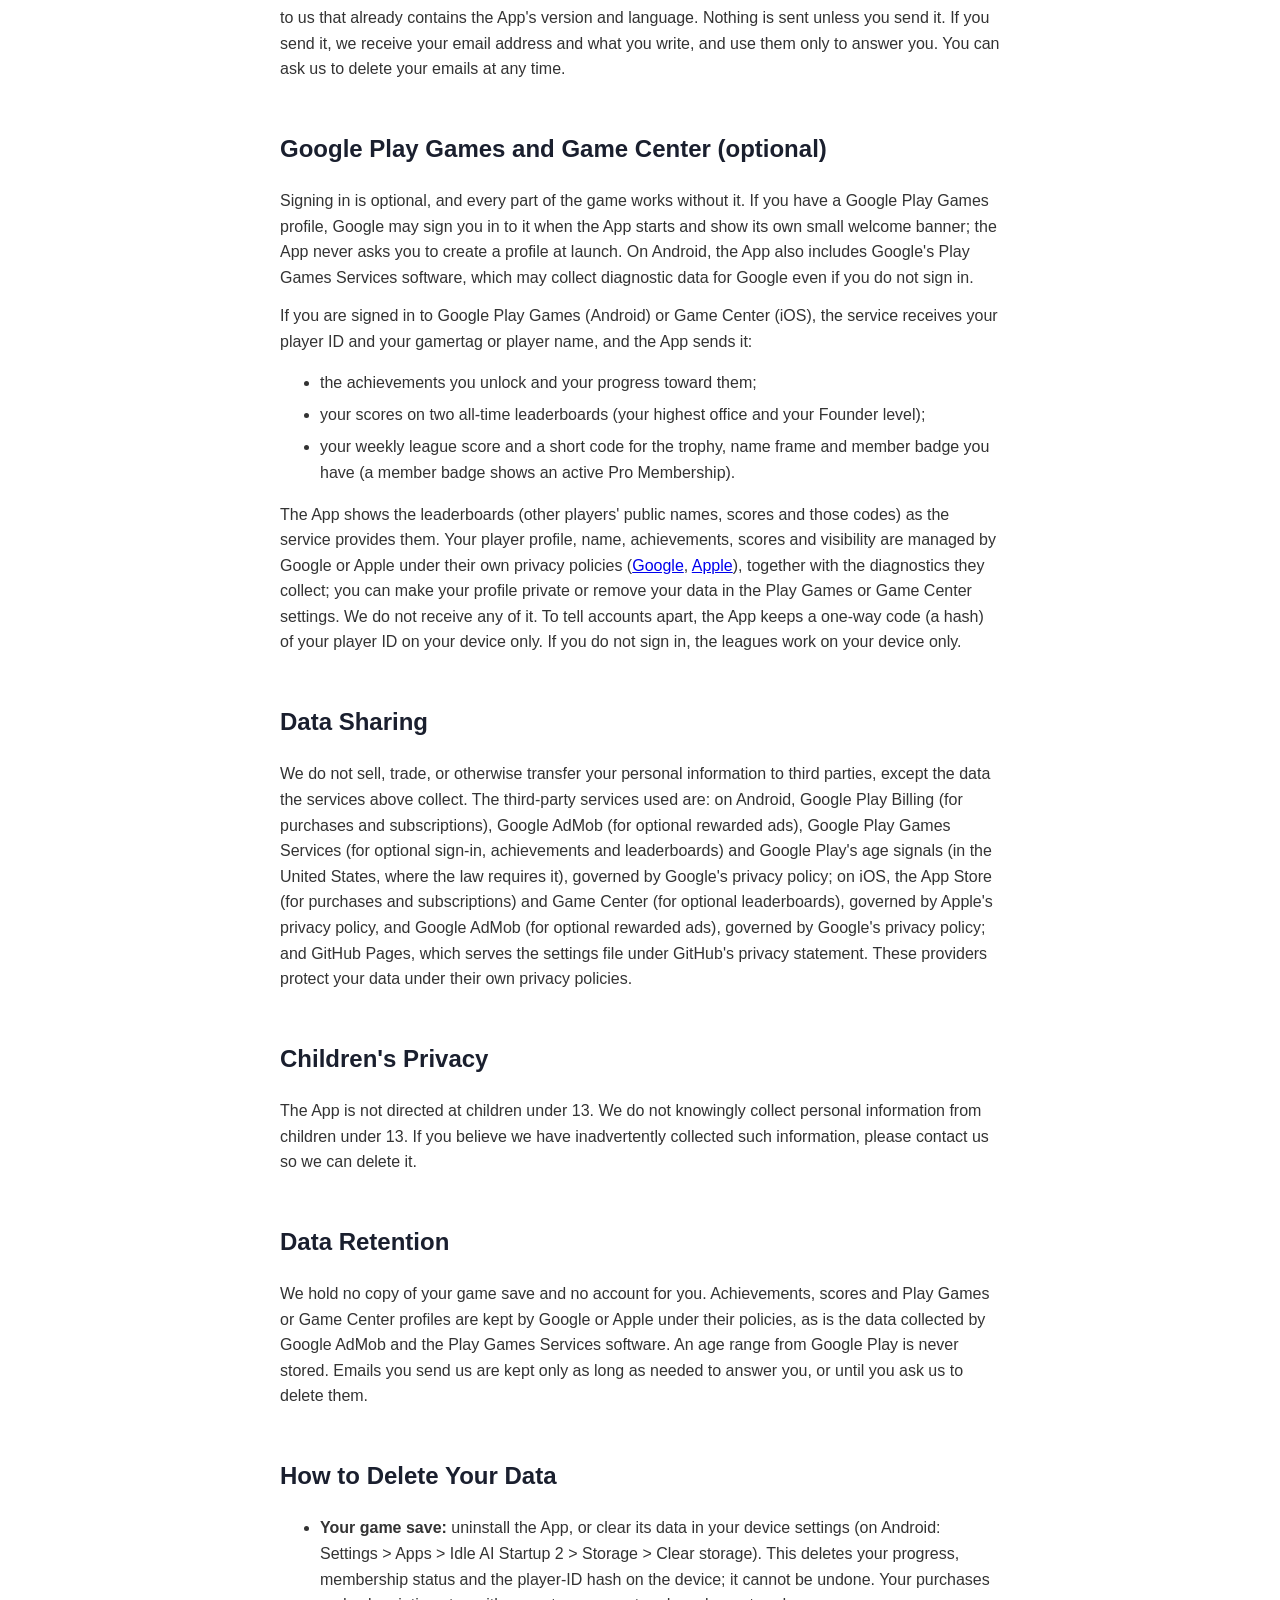
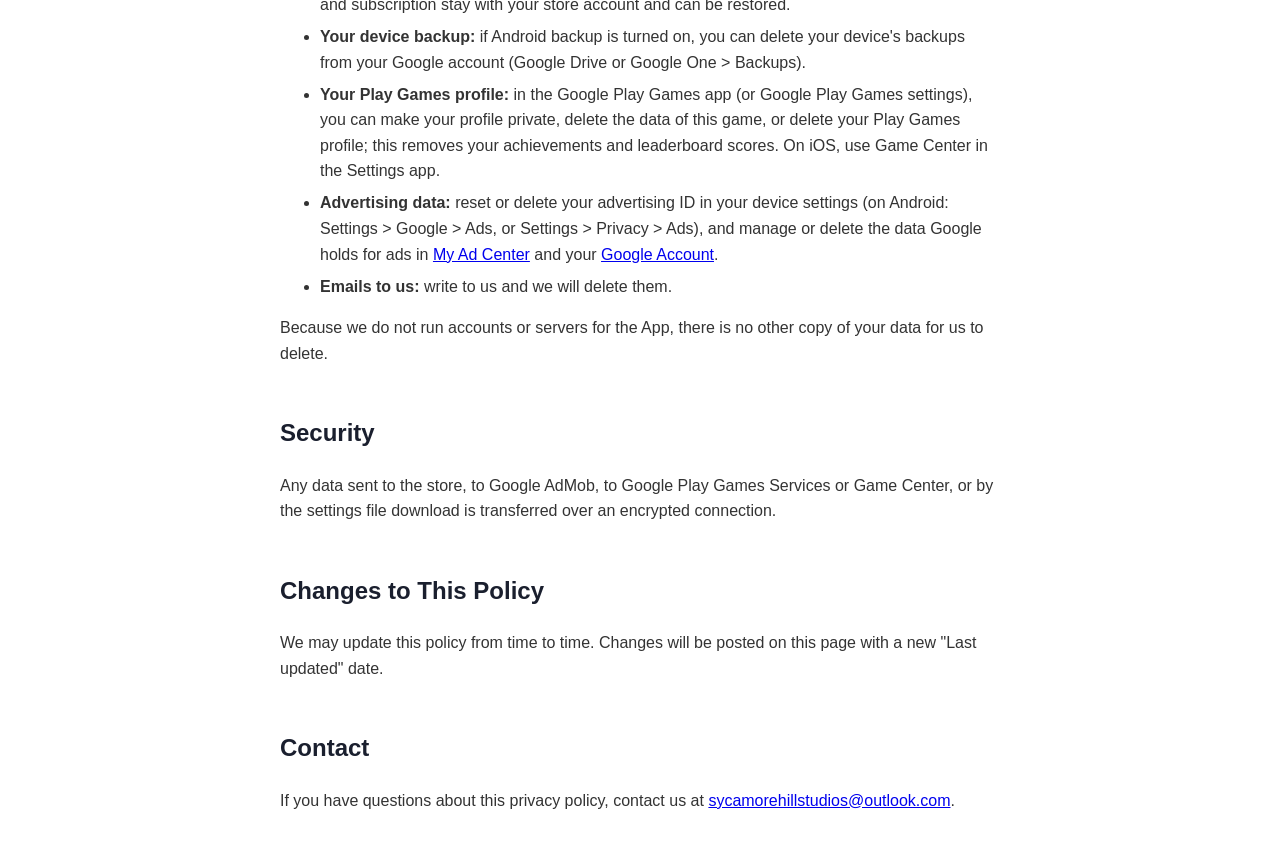
<file: idle-ai-startup-2/privacy-policy.html>
<!DOCTYPE html>
<html lang="en">
<head>
<meta charset="utf-8">
<meta name="viewport" content="width=device-width, initial-scale=1">
<title>Idle AI Startup 2 - Privacy Policy</title>
<style>
  body { font-family: -apple-system, BlinkMacSystemFont, 'Segoe UI', Roboto, sans-serif; max-width: 720px; margin: 40px auto; padding: 0 20px; color: #333; line-height: 1.6; }
  h1 { color: #0A0E1A; }
  h2 { color: #1A1F2E; margin-top: 2em; }
  p { margin: 0.8em 0; }
  li { margin: 0.4em 0; }
  .date { color: #666; font-style: italic; }
</style>
</head>
<body>
<h1>Idle AI Startup 2 - Privacy Policy</h1>
<p class="date">Last updated: November 12, 2026</p>

<h2>Overview</h2>
<p>Idle AI Startup 2 ("the App") is a free-to-play idle game for Android and for iPhone and iPad (iOS), published by Sycamore Hill Studios ("we", "us"). This privacy policy explains what data the App handles and how it is used. See also our <a href="terms.html">Terms of Service</a>.</p>
<p>In short: the App has no user accounts of its own, we do not operate any server that receives your data, and we do not sell your personal information. The only services the App talks to are your platform's store for purchases and subscriptions, Google AdMob for optional rewarded ads, our website for a small settings file, and, if you sign in to them, Google Play Games Services on Android or Apple Game Center on iOS for achievements and leaderboards.</p>

<h2>Data We Collect</h2>
<p><strong>Game Progress:</strong> Your game state (offices, upgrades, items, settings, purchases and your membership status) is saved locally on your device. We never receive it. If backup is turned on for your Android device, Android may include the App's saved game in your device's backup to your Google account, which Google stores under its own privacy policy; we have no access to it.</p>
<p><strong>Purchases and Subscriptions:</strong> In-app purchases, including the one-time Supporter Packs, and the Pro Membership subscription are processed by Google Play on Android and by the Apple App Store on iOS. We never receive your payment details. The App receives a confirmation from the store so it can deliver what you bought, and records your purchases in your game save on your device. Subscriptions are billed and managed by Google Play or the App Store; you can cancel at any time in your store account. The App keeps the membership status in your save on your device. Purchase records are kept by Google or Apple under their own privacy policies.</p>
<p><strong>Notifications:</strong> If you allow notifications, the App schedules reminders (for example, when your offline earnings are ready) locally on your device. No push notification service, notification token or server is involved.</p>
<p><strong>Advertising:</strong> The App offers optional rewarded video ads through Google AdMob: you choose whether to watch a short video in exchange for an in-game bonus, and the App shows no other ads. To serve and measure these ads, AdMob may collect your device's advertising ID, approximate location derived from your IP address, and app interaction and diagnostic data, and may use them for advertising, analytics and fraud prevention, in accordance with <a href="https://policies.google.com/privacy">Google's Privacy Policy</a> and <a href="https://policies.google.com/technologies/partner-sites">how Google uses information from apps that use its services</a>. Where the law requires it (for example in the European Economic Area, the UK and Switzerland), the App asks for your consent before any ad is requested. On iOS, the App asks for your permission before using your device's advertising identifier, and you can change that choice at any time in your device's Settings under Privacy &amp; Security &gt; Tracking. You can also reset your advertising ID or opt out of personalized ads in your device settings. Players who buy the Ad Blocker are not shown video ads. The Pro Membership does not include the Ad Blocker.</p>
<p><strong>Analytics:</strong> We do not use an analytics service of our own. Google Play Games Services and Google AdMob collect analytics and diagnostics for Google as described in their policies. The gameplay statistics the App keeps are stored on your device only, and we do not track your usage patterns, location, or browsing activity.</p>
<p><strong>Remote settings file:</strong> At launch the App downloads a small settings file from our website (hosted by GitHub Pages) that can switch features off; GitHub may log your IP address as part of serving it. The file contains no personal data and nothing is sent to us.</p>
<p><strong>Age signals:</strong> In the United States the App may ask Google Play for an age range where the law requires it; the App uses it only to comply with those laws, keeps it only while the App is open and does not store or share it.</p>
<p><strong>Emails to us:</strong> If you use "Report a problem" in the App's Settings, your email app opens a message to us that already contains the App's version and language. Nothing is sent unless you send it. If you send it, we receive your email address and what you write, and use them only to answer you. You can ask us to delete your emails at any time.</p>

<h2>Google Play Games and Game Center (optional)</h2>
<p>Signing in is optional, and every part of the game works without it. If you have a Google Play Games profile, Google may sign you in to it when the App starts and show its own small welcome banner; the App never asks you to create a profile at launch. On Android, the App also includes Google's Play Games Services software, which may collect diagnostic data for Google even if you do not sign in.</p>
<p>If you are signed in to Google Play Games (Android) or Game Center (iOS), the service receives your player ID and your gamertag or player name, and the App sends it:</p>
<ul>
  <li>the achievements you unlock and your progress toward them;</li>
  <li>your scores on two all-time leaderboards (your highest office and your Founder level);</li>
  <li>your weekly league score and a short code for the trophy, name frame and member badge you have (a member badge shows an active Pro Membership).</li>
</ul>
<p>The App shows the leaderboards (other players' public names, scores and those codes) as the service provides them. Your player profile, name, achievements, scores and visibility are managed by Google or Apple under their own privacy policies (<a href="https://policies.google.com/privacy">Google</a>, <a href="https://www.apple.com/legal/privacy/">Apple</a>), together with the diagnostics they collect; you can make your profile private or remove your data in the Play Games or Game Center settings. We do not receive any of it. To tell accounts apart, the App keeps a one-way code (a hash) of your player ID on your device only. If you do not sign in, the leagues work on your device only.</p>

<h2>Data Sharing</h2>
<p>We do not sell, trade, or otherwise transfer your personal information to third parties, except the data the services above collect. The third-party services used are: on Android, Google Play Billing (for purchases and subscriptions), Google AdMob (for optional rewarded ads), Google Play Games Services (for optional sign-in, achievements and leaderboards) and Google Play's age signals (in the United States, where the law requires it), governed by Google's privacy policy; on iOS, the App Store (for purchases and subscriptions) and Game Center (for optional leaderboards), governed by Apple's privacy policy, and Google AdMob (for optional rewarded ads), governed by Google's privacy policy; and GitHub Pages, which serves the settings file under GitHub's privacy statement. These providers protect your data under their own privacy policies.</p>

<h2>Children's Privacy</h2>
<p>The App is not directed at children under 13. We do not knowingly collect personal information from children under 13. If you believe we have inadvertently collected such information, please contact us so we can delete it.</p>

<h2>Data Retention</h2>
<p>We hold no copy of your game save and no account for you. Achievements, scores and Play Games or Game Center profiles are kept by Google or Apple under their policies, as is the data collected by Google AdMob and the Play Games Services software. An age range from Google Play is never stored. Emails you send us are kept only as long as needed to answer you, or until you ask us to delete them.</p>

<h2>How to Delete Your Data</h2>
<ul>
  <li><strong>Your game save:</strong> uninstall the App, or clear its data in your device settings (on Android: Settings &gt; Apps &gt; Idle AI Startup 2 &gt; Storage &gt; Clear storage). This deletes your progress, membership status and the player-ID hash on the device; it cannot be undone. Your purchases and subscription stay with your store account and can be restored.</li>
  <li><strong>Your device backup:</strong> if Android backup is turned on, you can delete your device's backups from your Google account (Google Drive or Google One &gt; Backups).</li>
  <li><strong>Your Play Games profile:</strong> in the Google Play Games app (or Google Play Games settings), you can make your profile private, delete the data of this game, or delete your Play Games profile; this removes your achievements and leaderboard scores. On iOS, use Game Center in the Settings app.</li>
  <li><strong>Advertising data:</strong> reset or delete your advertising ID in your device settings (on Android: Settings &gt; Google &gt; Ads, or Settings &gt; Privacy &gt; Ads), and manage or delete the data Google holds for ads in <a href="https://myadcenter.google.com/">My Ad Center</a> and your <a href="https://myaccount.google.com/">Google Account</a>.</li>
  <li><strong>Emails to us:</strong> write to us and we will delete them.</li>
</ul>
<p>Because we do not run accounts or servers for the App, there is no other copy of your data for us to delete.</p>

<h2>Security</h2>
<p>Any data sent to the store, to Google AdMob, to Google Play Games Services or Game Center, or by the settings file download is transferred over an encrypted connection.</p>

<h2>Changes to This Policy</h2>
<p>We may update this policy from time to time. Changes will be posted on this page with a new "Last updated" date.</p>

<h2>Contact</h2>
<p>If you have questions about this privacy policy, contact us at <a href="mailto:sycamorehillstudios@outlook.com">sycamorehillstudios@outlook.com</a>.</p>
</body>
</html>
</file>
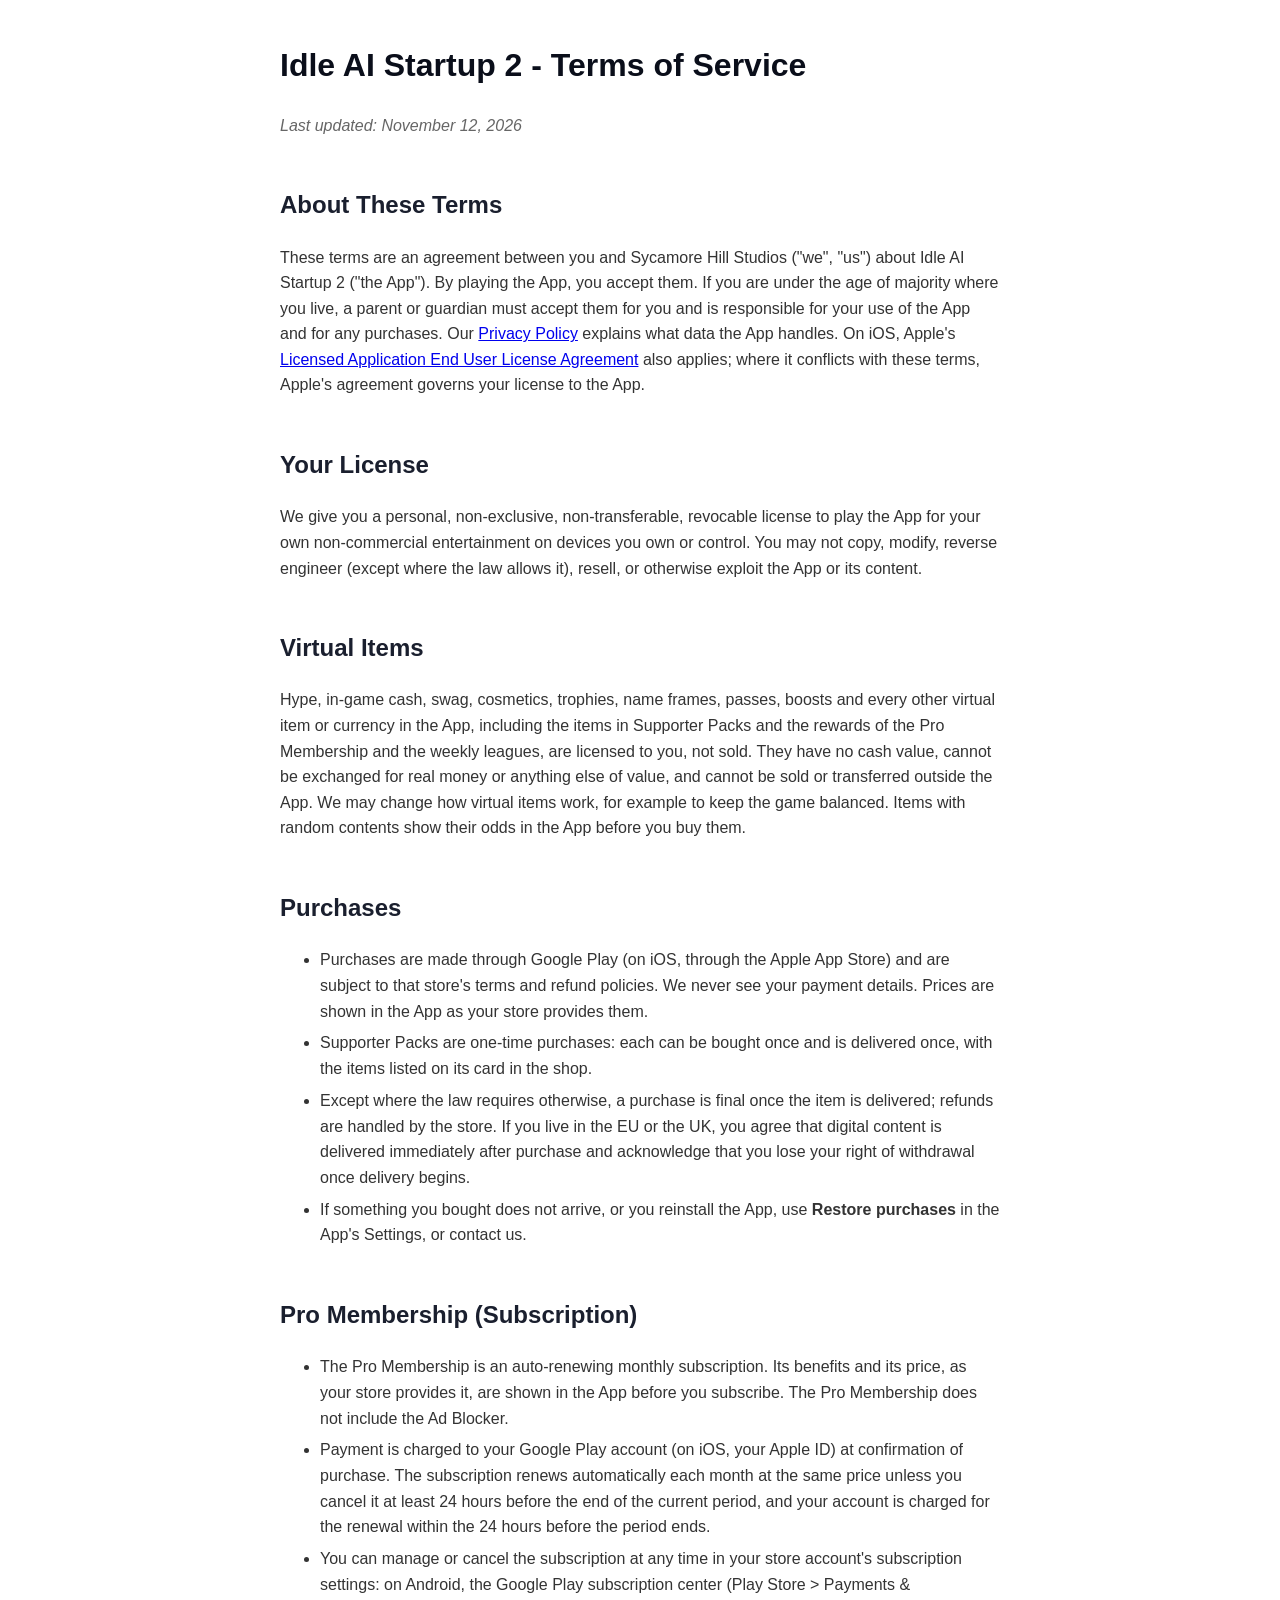
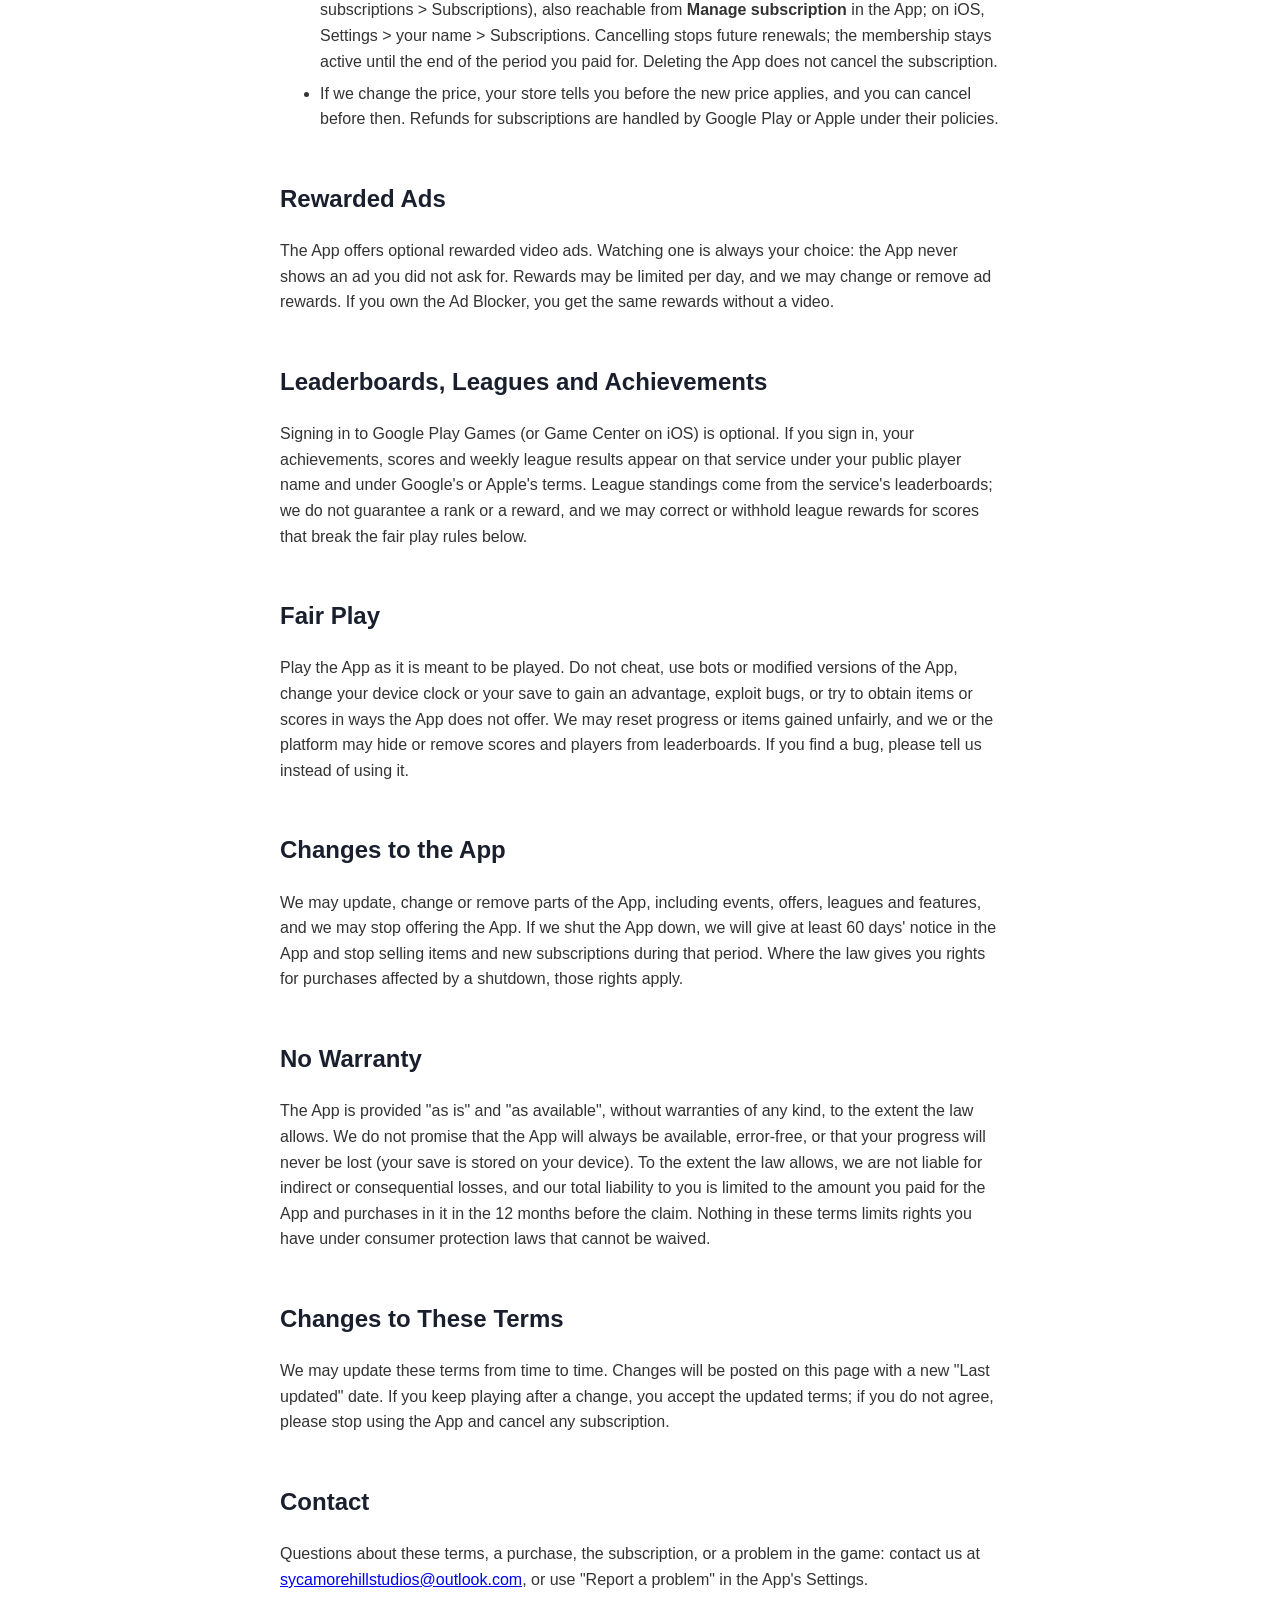
<file: idle-ai-startup-2/terms.html>
<!DOCTYPE html>
<html lang="en">
<head>
<meta charset="utf-8">
<meta name="viewport" content="width=device-width, initial-scale=1">
<title>Idle AI Startup 2 - Terms of Service</title>
<style>
  body { font-family: -apple-system, BlinkMacSystemFont, 'Segoe UI', Roboto, sans-serif; max-width: 720px; margin: 40px auto; padding: 0 20px; color: #333; line-height: 1.6; }
  h1 { color: #0A0E1A; }
  h2 { color: #1A1F2E; margin-top: 2em; }
  p { margin: 0.8em 0; }
  li { margin: 0.4em 0; }
  .date { color: #666; font-style: italic; }
</style>
</head>
<body>
<h1>Idle AI Startup 2 - Terms of Service</h1>
<p class="date">Last updated: November 12, 2026</p>

<h2>About These Terms</h2>
<p>These terms are an agreement between you and Sycamore Hill Studios ("we", "us") about Idle AI Startup 2 ("the App"). By playing the App, you accept them. If you are under the age of majority where you live, a parent or guardian must accept them for you and is responsible for your use of the App and for any purchases. Our <a href="privacy-policy.html">Privacy Policy</a> explains what data the App handles. On iOS, Apple's <a href="https://www.apple.com/legal/internet-services/itunes/dev/stdeula/">Licensed Application End User License Agreement</a> also applies; where it conflicts with these terms, Apple's agreement governs your license to the App.</p>

<h2>Your License</h2>
<p>We give you a personal, non-exclusive, non-transferable, revocable license to play the App for your own non-commercial entertainment on devices you own or control. You may not copy, modify, reverse engineer (except where the law allows it), resell, or otherwise exploit the App or its content.</p>

<h2>Virtual Items</h2>
<p>Hype, in-game cash, swag, cosmetics, trophies, name frames, passes, boosts and every other virtual item or currency in the App, including the items in Supporter Packs and the rewards of the Pro Membership and the weekly leagues, are licensed to you, not sold. They have no cash value, cannot be exchanged for real money or anything else of value, and cannot be sold or transferred outside the App. We may change how virtual items work, for example to keep the game balanced. Items with random contents show their odds in the App before you buy them.</p>

<h2>Purchases</h2>
<ul>
  <li>Purchases are made through Google Play (on iOS, through the Apple App Store) and are subject to that store's terms and refund policies. We never see your payment details. Prices are shown in the App as your store provides them.</li>
  <li>Supporter Packs are one-time purchases: each can be bought once and is delivered once, with the items listed on its card in the shop.</li>
  <li>Except where the law requires otherwise, a purchase is final once the item is delivered; refunds are handled by the store. If you live in the EU or the UK, you agree that digital content is delivered immediately after purchase and acknowledge that you lose your right of withdrawal once delivery begins.</li>
  <li>If something you bought does not arrive, or you reinstall the App, use <strong>Restore purchases</strong> in the App's Settings, or contact us.</li>
</ul>

<h2>Pro Membership (Subscription)</h2>
<ul>
  <li>The Pro Membership is an auto-renewing monthly subscription. Its benefits and its price, as your store provides it, are shown in the App before you subscribe. The Pro Membership does not include the Ad Blocker.</li>
  <li>Payment is charged to your Google Play account (on iOS, your Apple ID) at confirmation of purchase. The subscription renews automatically each month at the same price unless you cancel it at least 24 hours before the end of the current period, and your account is charged for the renewal within the 24 hours before the period ends.</li>
  <li>You can manage or cancel the subscription at any time in your store account's subscription settings: on Android, the Google Play subscription center (Play Store &gt; Payments &amp; subscriptions &gt; Subscriptions), also reachable from <strong>Manage subscription</strong> in the App; on iOS, Settings &gt; your name &gt; Subscriptions. Cancelling stops future renewals; the membership stays active until the end of the period you paid for. Deleting the App does not cancel the subscription.</li>
  <li>If we change the price, your store tells you before the new price applies, and you can cancel before then. Refunds for subscriptions are handled by Google Play or Apple under their policies.</li>
</ul>

<h2>Rewarded Ads</h2>
<p>The App offers optional rewarded video ads. Watching one is always your choice: the App never shows an ad you did not ask for. Rewards may be limited per day, and we may change or remove ad rewards. If you own the Ad Blocker, you get the same rewards without a video.</p>

<h2>Leaderboards, Leagues and Achievements</h2>
<p>Signing in to Google Play Games (or Game Center on iOS) is optional. If you sign in, your achievements, scores and weekly league results appear on that service under your public player name and under Google's or Apple's terms. League standings come from the service's leaderboards; we do not guarantee a rank or a reward, and we may correct or withhold league rewards for scores that break the fair play rules below.</p>

<h2>Fair Play</h2>
<p>Play the App as it is meant to be played. Do not cheat, use bots or modified versions of the App, change your device clock or your save to gain an advantage, exploit bugs, or try to obtain items or scores in ways the App does not offer. We may reset progress or items gained unfairly, and we or the platform may hide or remove scores and players from leaderboards. If you find a bug, please tell us instead of using it.</p>

<h2>Changes to the App</h2>
<p>We may update, change or remove parts of the App, including events, offers, leagues and features, and we may stop offering the App. If we shut the App down, we will give at least 60 days' notice in the App and stop selling items and new subscriptions during that period. Where the law gives you rights for purchases affected by a shutdown, those rights apply.</p>

<h2>No Warranty</h2>
<p>The App is provided "as is" and "as available", without warranties of any kind, to the extent the law allows. We do not promise that the App will always be available, error-free, or that your progress will never be lost (your save is stored on your device). To the extent the law allows, we are not liable for indirect or consequential losses, and our total liability to you is limited to the amount you paid for the App and purchases in it in the 12 months before the claim. Nothing in these terms limits rights you have under consumer protection laws that cannot be waived.</p>

<h2>Changes to These Terms</h2>
<p>We may update these terms from time to time. Changes will be posted on this page with a new "Last updated" date. If you keep playing after a change, you accept the updated terms; if you do not agree, please stop using the App and cancel any subscription.</p>

<h2>Contact</h2>
<p>Questions about these terms, a purchase, the subscription, or a problem in the game: contact us at <a href="mailto:sycamorehillstudios@outlook.com">sycamorehillstudios@outlook.com</a>, or use "Report a problem" in the App's Settings.</p>
</body>
</html>
</file>
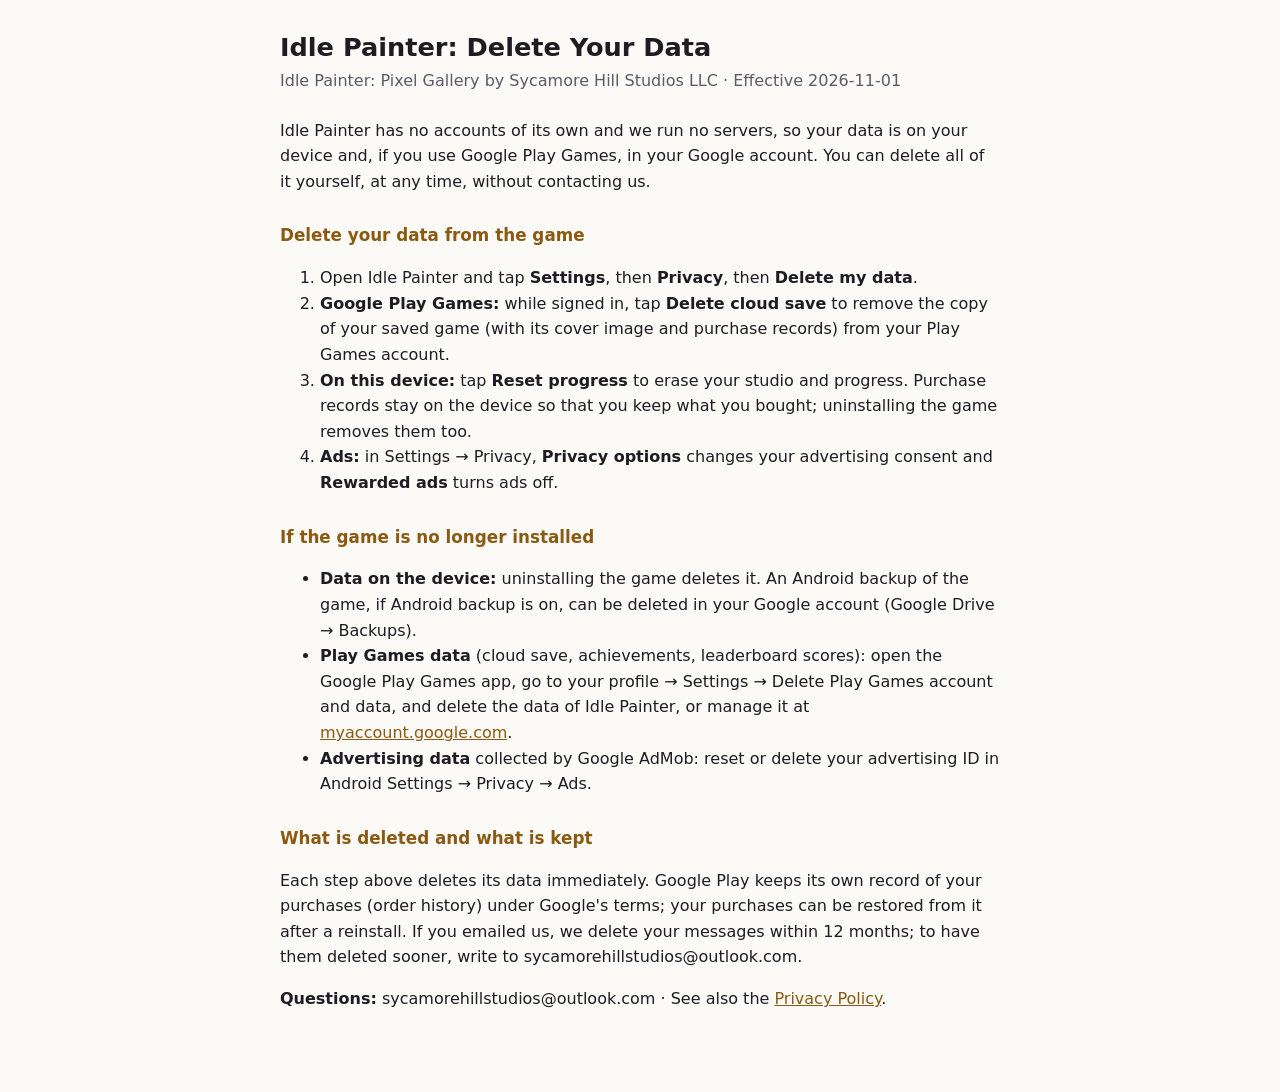
<file: idlepainter/delete_data.html>
<!doctype html>
<html lang="en">
<head>
<meta charset="utf-8">
<meta name="viewport" content="width=device-width, initial-scale=1">
<title>Idle Painter: Delete Your Data</title>
<!-- Source of delete_data.html, the "Delete data URL" of the Play Data safety form (production spec 14.11).
     tools/build_store_assets.py --only legal fills the placeholders from store/config.json and writes
     delete_data.html next to this file; edit this template, never the output. -->
<style>
  :root { color-scheme: light dark; --bg: #fbfaf7; --fg: #1d1c22; --muted: #5d5a66; --accent: #8a5a12; }
  @media (prefers-color-scheme: dark) { :root { --bg: #0e0f14; --fg: #f4f1ea; --muted: #a9a6b3; --accent: #f4d592; } }
  body { margin: 0; background: var(--bg); color: var(--fg); font: 16px/1.6 system-ui, -apple-system, "Segoe UI", Roboto, sans-serif; }
  main { max-width: 720px; margin: 0 auto; padding: 32px 16px 64px; }
  h1 { font-size: 1.6rem; line-height: 1.25; margin: 0 0 4px; }
  .meta { color: var(--muted); margin: 0 0 24px; }
  h2 { font-size: 1.05rem; margin: 28px 0 6px; color: var(--accent); }
  a { color: var(--accent); }
</style>
</head>
<body>
<main>
<h1>Idle Painter: Delete Your Data</h1>
<p class="meta">Idle Painter: Pixel Gallery by Sycamore Hill Studios LLC · Effective 2026-11-01</p>

<p>Idle Painter has no accounts of its own and we run no servers, so your data is on your device and, if you use Google Play Games, in your Google account. You can delete all of it yourself, at any time, without contacting us.</p>

<h2>Delete your data from the game</h2>
<ol>
  <li>Open Idle Painter and tap <strong>Settings</strong>, then <strong>Privacy</strong>, then <strong>Delete my data</strong>.</li>
  <li><strong>Google Play Games:</strong> while signed in, tap <strong>Delete cloud save</strong> to remove the copy of your saved game (with its cover image and purchase records) from your Play Games account.</li>
  <li><strong>On this device:</strong> tap <strong>Reset progress</strong> to erase your studio and progress. Purchase records stay on the device so that you keep what you bought; uninstalling the game removes them too.</li>
  <li><strong>Ads:</strong> in Settings → Privacy, <strong>Privacy options</strong> changes your advertising consent and <strong>Rewarded ads</strong> turns ads off.</li>
</ol>

<h2>If the game is no longer installed</h2>
<ul>
  <li><strong>Data on the device:</strong> uninstalling the game deletes it. An Android backup of the game, if Android backup is on, can be deleted in your Google account (Google Drive → Backups).</li>
  <li><strong>Play Games data</strong> (cloud save, achievements, leaderboard scores): open the Google Play Games app, go to your profile → Settings → Delete Play Games account and data, and delete the data of Idle Painter, or manage it at <a href="https://myaccount.google.com/">myaccount.google.com</a>.</li>
  <li><strong>Advertising data</strong> collected by Google AdMob: reset or delete your advertising ID in Android Settings → Privacy → Ads.</li>
</ul>

<h2>What is deleted and what is kept</h2>
<p>Each step above deletes its data immediately. Google Play keeps its own record of your purchases (order history) under Google's terms; your purchases can be restored from it after a reinstall. If you emailed us, we delete your messages within 12 months; to have them deleted sooner, write to sycamorehillstudios@outlook.com.</p>

<p><strong>Questions:</strong> sycamorehillstudios@outlook.com · See also the <a href="privacy.html">Privacy Policy</a>.</p>
</main>
</body>
</html>
</file>
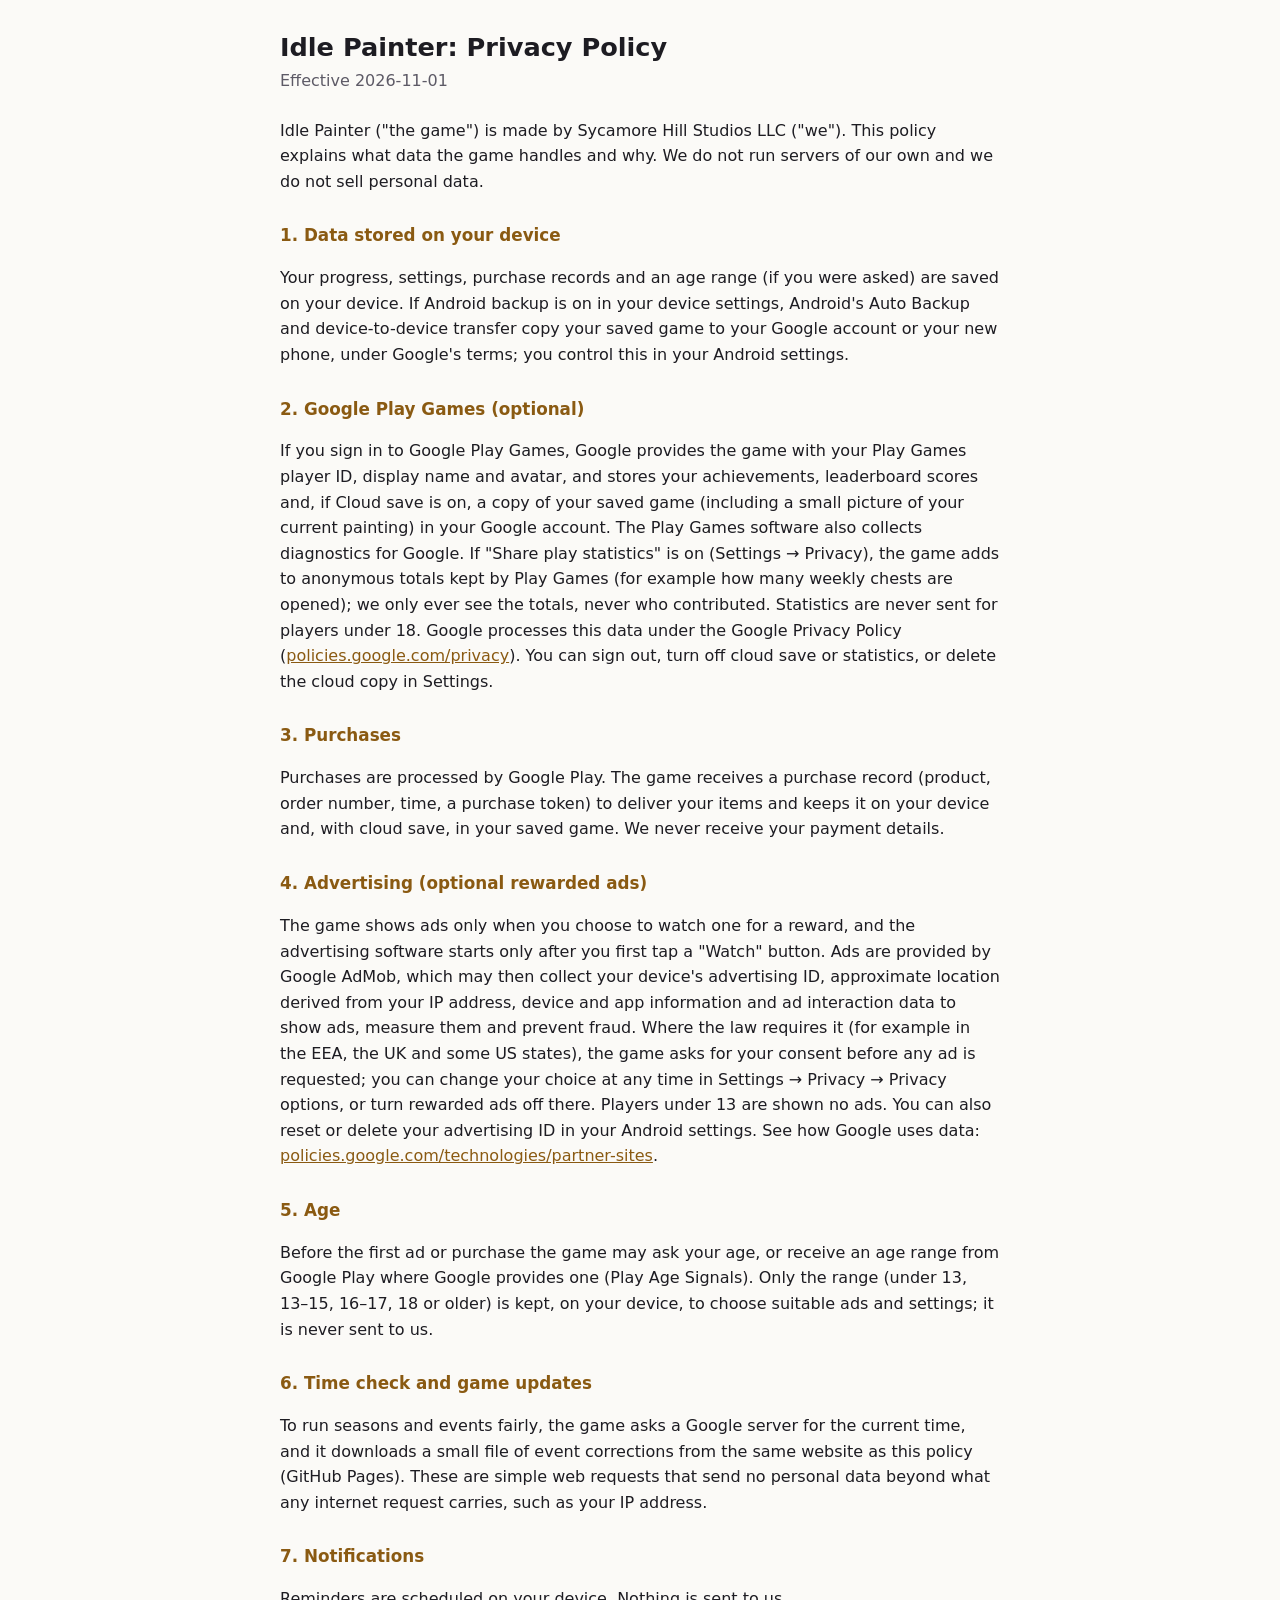
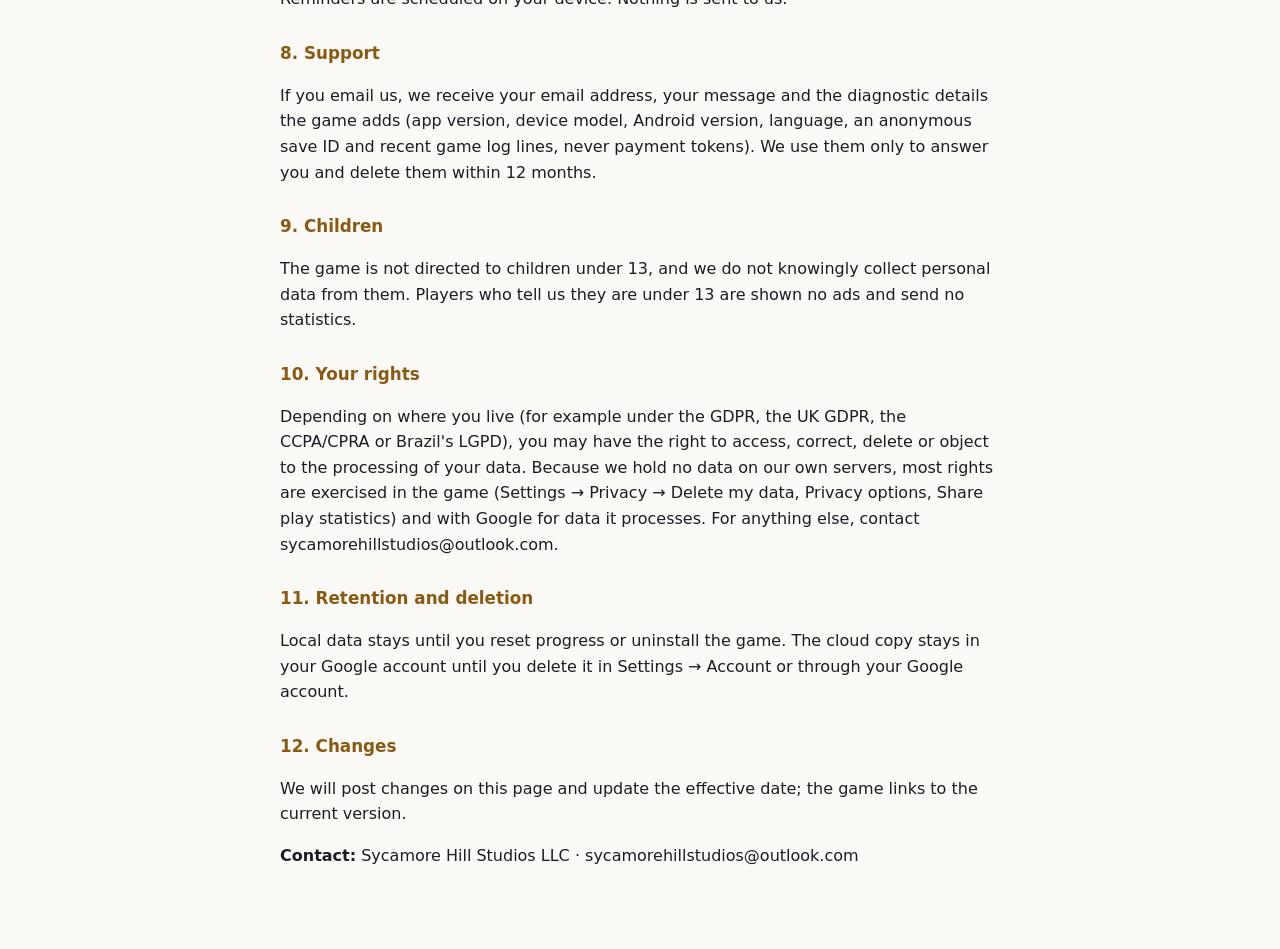
<file: idlepainter/privacy.html>
<!doctype html>
<html lang="en">
<head>
<meta charset="utf-8">
<meta name="viewport" content="width=device-width, initial-scale=1">
<title>Idle Painter: Privacy Policy</title>
<!-- Source of privacy.html (production spec 14.9). tools/build_store_assets.py --only legal fills the three
     placeholders from store/config.json and writes privacy.html next to this file; edit this template, never
     the output. -->
<style>
  :root { color-scheme: light dark; --bg: #fbfaf7; --fg: #1d1c22; --muted: #5d5a66; --accent: #8a5a12; }
  @media (prefers-color-scheme: dark) { :root { --bg: #0e0f14; --fg: #f4f1ea; --muted: #a9a6b3; --accent: #f4d592; } }
  body { margin: 0; background: var(--bg); color: var(--fg); font: 16px/1.6 system-ui, -apple-system, "Segoe UI", Roboto, sans-serif; }
  main { max-width: 720px; margin: 0 auto; padding: 32px 16px 64px; }
  h1 { font-size: 1.6rem; line-height: 1.25; margin: 0 0 4px; }
  .meta { color: var(--muted); margin: 0 0 24px; }
  h2 { font-size: 1.05rem; margin: 28px 0 6px; color: var(--accent); }
  a { color: var(--accent); }
</style>
</head>
<body>
<main>
<h1>Idle Painter: Privacy Policy</h1>
<p class="meta">Effective 2026-11-01</p>

<p>Idle Painter ("the game") is made by Sycamore Hill Studios LLC ("we"). This policy explains what data the game handles and why. We do not run servers of our own and we do not sell personal data.</p>

<h2>1. Data stored on your device</h2>
<p>Your progress, settings, purchase records and an age range (if you were asked) are saved on your device. If Android backup is on in your device settings, Android's Auto Backup and device-to-device transfer copy your saved game to your Google account or your new phone, under Google's terms; you control this in your Android settings.</p>

<h2>2. Google Play Games (optional)</h2>
<p>If you sign in to Google Play Games, Google provides the game with your Play Games player ID, display name and avatar, and stores your achievements, leaderboard scores and, if Cloud save is on, a copy of your saved game (including a small picture of your current painting) in your Google account. The Play Games software also collects diagnostics for Google. If "Share play statistics" is on (Settings → Privacy), the game adds to anonymous totals kept by Play Games (for example how many weekly chests are opened); we only ever see the totals, never who contributed. Statistics are never sent for players under 18. Google processes this data under the Google Privacy Policy (<a href="https://policies.google.com/privacy">policies.google.com/privacy</a>). You can sign out, turn off cloud save or statistics, or delete the cloud copy in Settings.</p>

<h2>3. Purchases</h2>
<p>Purchases are processed by Google Play. The game receives a purchase record (product, order number, time, a purchase token) to deliver your items and keeps it on your device and, with cloud save, in your saved game. We never receive your payment details.</p>

<h2>4. Advertising (optional rewarded ads)</h2>
<p>The game shows ads only when you choose to watch one for a reward, and the advertising software starts only after you first tap a "Watch" button. Ads are provided by Google AdMob, which may then collect your device's advertising ID, approximate location derived from your IP address, device and app information and ad interaction data to show ads, measure them and prevent fraud. Where the law requires it (for example in the EEA, the UK and some US states), the game asks for your consent before any ad is requested; you can change your choice at any time in Settings → Privacy → Privacy options, or turn rewarded ads off there. Players under 13 are shown no ads. You can also reset or delete your advertising ID in your Android settings. See how Google uses data: <a href="https://policies.google.com/technologies/partner-sites">policies.google.com/technologies/partner-sites</a>.</p>

<h2>5. Age</h2>
<p>Before the first ad or purchase the game may ask your age, or receive an age range from Google Play where Google provides one (Play Age Signals). Only the range (under 13, 13–15, 16–17, 18 or older) is kept, on your device, to choose suitable ads and settings; it is never sent to us.</p>

<h2>6. Time check and game updates</h2>
<p>To run seasons and events fairly, the game asks a Google server for the current time, and it downloads a small file of event corrections from the same website as this policy (GitHub Pages). These are simple web requests that send no personal data beyond what any internet request carries, such as your IP address.</p>

<h2>7. Notifications</h2>
<p>Reminders are scheduled on your device. Nothing is sent to us.</p>

<h2>8. Support</h2>
<p>If you email us, we receive your email address, your message and the diagnostic details the game adds (app version, device model, Android version, language, an anonymous save ID and recent game log lines, never payment tokens). We use them only to answer you and delete them within 12 months.</p>

<h2>9. Children</h2>
<p>The game is not directed to children under 13, and we do not knowingly collect personal data from them. Players who tell us they are under 13 are shown no ads and send no statistics.</p>

<h2>10. Your rights</h2>
<p>Depending on where you live (for example under the GDPR, the UK GDPR, the CCPA/CPRA or Brazil's LGPD), you may have the right to access, correct, delete or object to the processing of your data. Because we hold no data on our own servers, most rights are exercised in the game (Settings → Privacy → Delete my data, Privacy options, Share play statistics) and with Google for data it processes. For anything else, contact sycamorehillstudios@outlook.com.</p>

<h2>11. Retention and deletion</h2>
<p>Local data stays until you reset progress or uninstall the game. The cloud copy stays in your Google account until you delete it in Settings → Account or through your Google account.</p>

<h2>12. Changes</h2>
<p>We will post changes on this page and update the effective date; the game links to the current version.</p>

<p><strong>Contact:</strong> Sycamore Hill Studios LLC · sycamorehillstudios@outlook.com</p>
</main>
</body>
</html>
</file>
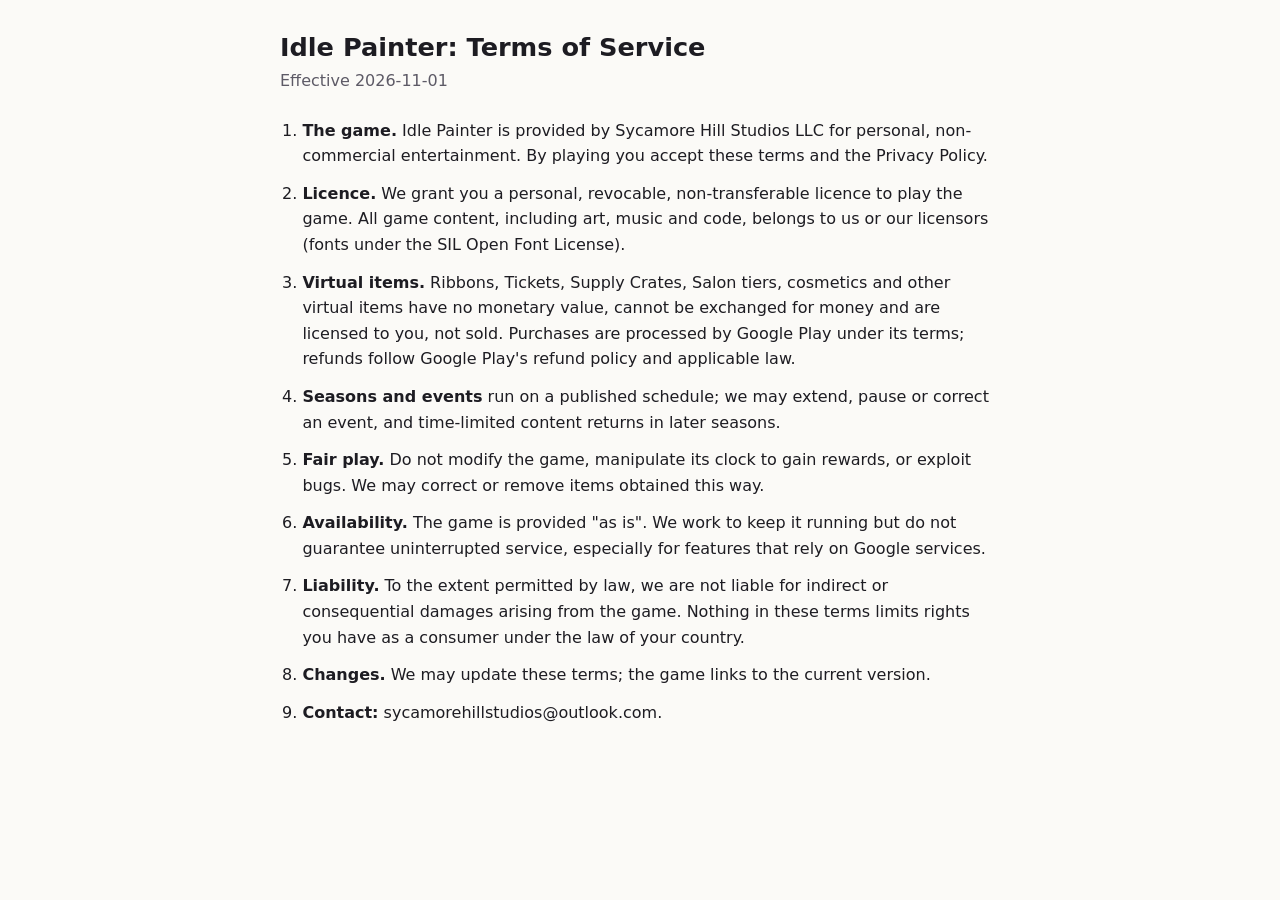
<file: idlepainter/terms.html>
<!doctype html>
<html lang="en">
<head>
<meta charset="utf-8">
<meta name="viewport" content="width=device-width, initial-scale=1">
<title>Idle Painter: Terms of Service</title>
<!-- Source of terms.html (production spec 14.10). tools/build_store_assets.py --only legal fills the
     placeholders from store/config.json and writes terms.html next to this file; edit this template, never
     the output. -->
<style>
  :root { color-scheme: light dark; --bg: #fbfaf7; --fg: #1d1c22; --muted: #5d5a66; --accent: #8a5a12; }
  @media (prefers-color-scheme: dark) { :root { --bg: #0e0f14; --fg: #f4f1ea; --muted: #a9a6b3; --accent: #f4d592; } }
  body { margin: 0; background: var(--bg); color: var(--fg); font: 16px/1.6 system-ui, -apple-system, "Segoe UI", Roboto, sans-serif; }
  main { max-width: 720px; margin: 0 auto; padding: 32px 16px 64px; }
  h1 { font-size: 1.6rem; line-height: 1.25; margin: 0 0 4px; }
  .meta { color: var(--muted); margin: 0 0 24px; }
  ol { padding-left: 1.4em; }
  li { margin: 0 0 12px; }
</style>
</head>
<body>
<main>
<h1>Idle Painter: Terms of Service</h1>
<p class="meta">Effective 2026-11-01</p>
<ol>
<li><strong>The game.</strong> Idle Painter is provided by Sycamore Hill Studios LLC for personal, non-commercial entertainment. By playing you accept these terms and the Privacy Policy.</li>
<li><strong>Licence.</strong> We grant you a personal, revocable, non-transferable licence to play the game. All game content, including art, music and code, belongs to us or our licensors (fonts under the SIL Open Font License).</li>
<li><strong>Virtual items.</strong> Ribbons, Tickets, Supply Crates, Salon tiers, cosmetics and other virtual items have no monetary value, cannot be exchanged for money and are licensed to you, not sold. Purchases are processed by Google Play under its terms; refunds follow Google Play's refund policy and applicable law.</li>
<li><strong>Seasons and events</strong> run on a published schedule; we may extend, pause or correct an event, and time-limited content returns in later seasons.</li>
<li><strong>Fair play.</strong> Do not modify the game, manipulate its clock to gain rewards, or exploit bugs. We may correct or remove items obtained this way.</li>
<li><strong>Availability.</strong> The game is provided "as is". We work to keep it running but do not guarantee uninterrupted service, especially for features that rely on Google services.</li>
<li><strong>Liability.</strong> To the extent permitted by law, we are not liable for indirect or consequential damages arising from the game. Nothing in these terms limits rights you have as a consumer under the law of your country.</li>
<li><strong>Changes.</strong> We may update these terms; the game links to the current version.</li>
<li><strong>Contact:</strong> sycamorehillstudios@outlook.com.</li>
</ol>
</main>
</body>
</html>
</file>
<file: capeblast/style.css>
:root {
  --bg: #0b1026;
  --card: #141e4e;
  --text: #e8edff;
  --muted: #b7c3f0;
  --accent: #ffcf3f;
  --link: #8fd3ff;
}
* { box-sizing: border-box; }
body {
  margin: 0;
  background: var(--bg);
  color: var(--text);
  font: 17px/1.6 system-ui, -apple-system, "Segoe UI", Roboto, sans-serif;
}
main { max-width: 820px; margin: 0 auto; padding: 32px 16px 64px; }
header { margin-bottom: 24px; }
header .brand { color: var(--accent); font-weight: 800; letter-spacing: 0.04em; text-transform: uppercase; font-size: 14px; }
h1 { font-size: 32px; line-height: 1.2; margin: 6px 0 4px; }
h2 { font-size: 22px; margin: 36px 0 8px; color: var(--accent); }
h3 { font-size: 18px; margin: 24px 0 6px; }
p, li { color: var(--text); }
.meta, .muted { color: var(--muted); font-size: 15px; }
a { color: var(--link); }
section.card { background: var(--card); border-radius: 14px; padding: 4px 20px 16px; margin: 16px 0; }
table { width: 100%; border-collapse: collapse; margin: 12px 0; font-size: 15px; }
th, td { text-align: left; vertical-align: top; padding: 8px 10px; border-bottom: 1px solid #2a3778; }
th { color: var(--accent); }
nav.links { display: flex; flex-wrap: wrap; gap: 8px 18px; margin-top: 8px; font-size: 15px; }
footer { margin-top: 48px; color: var(--muted); font-size: 14px; }
@media (max-width: 560px) {
  table, thead, tbody, tr, th, td { display: block; }
  thead { display: none; }
  td { border: 0; padding: 4px 0; }
  td:first-child { font-weight: 700; }
  td:nth-child(2)::before { content: "Why: "; color: var(--accent); font-weight: 700; }
  td:nth-child(3)::before { content: "Notes: "; color: var(--accent); font-weight: 700; }
  tr { border-bottom: 1px solid #2a3778; padding: 8px 0; }
}
</file>
